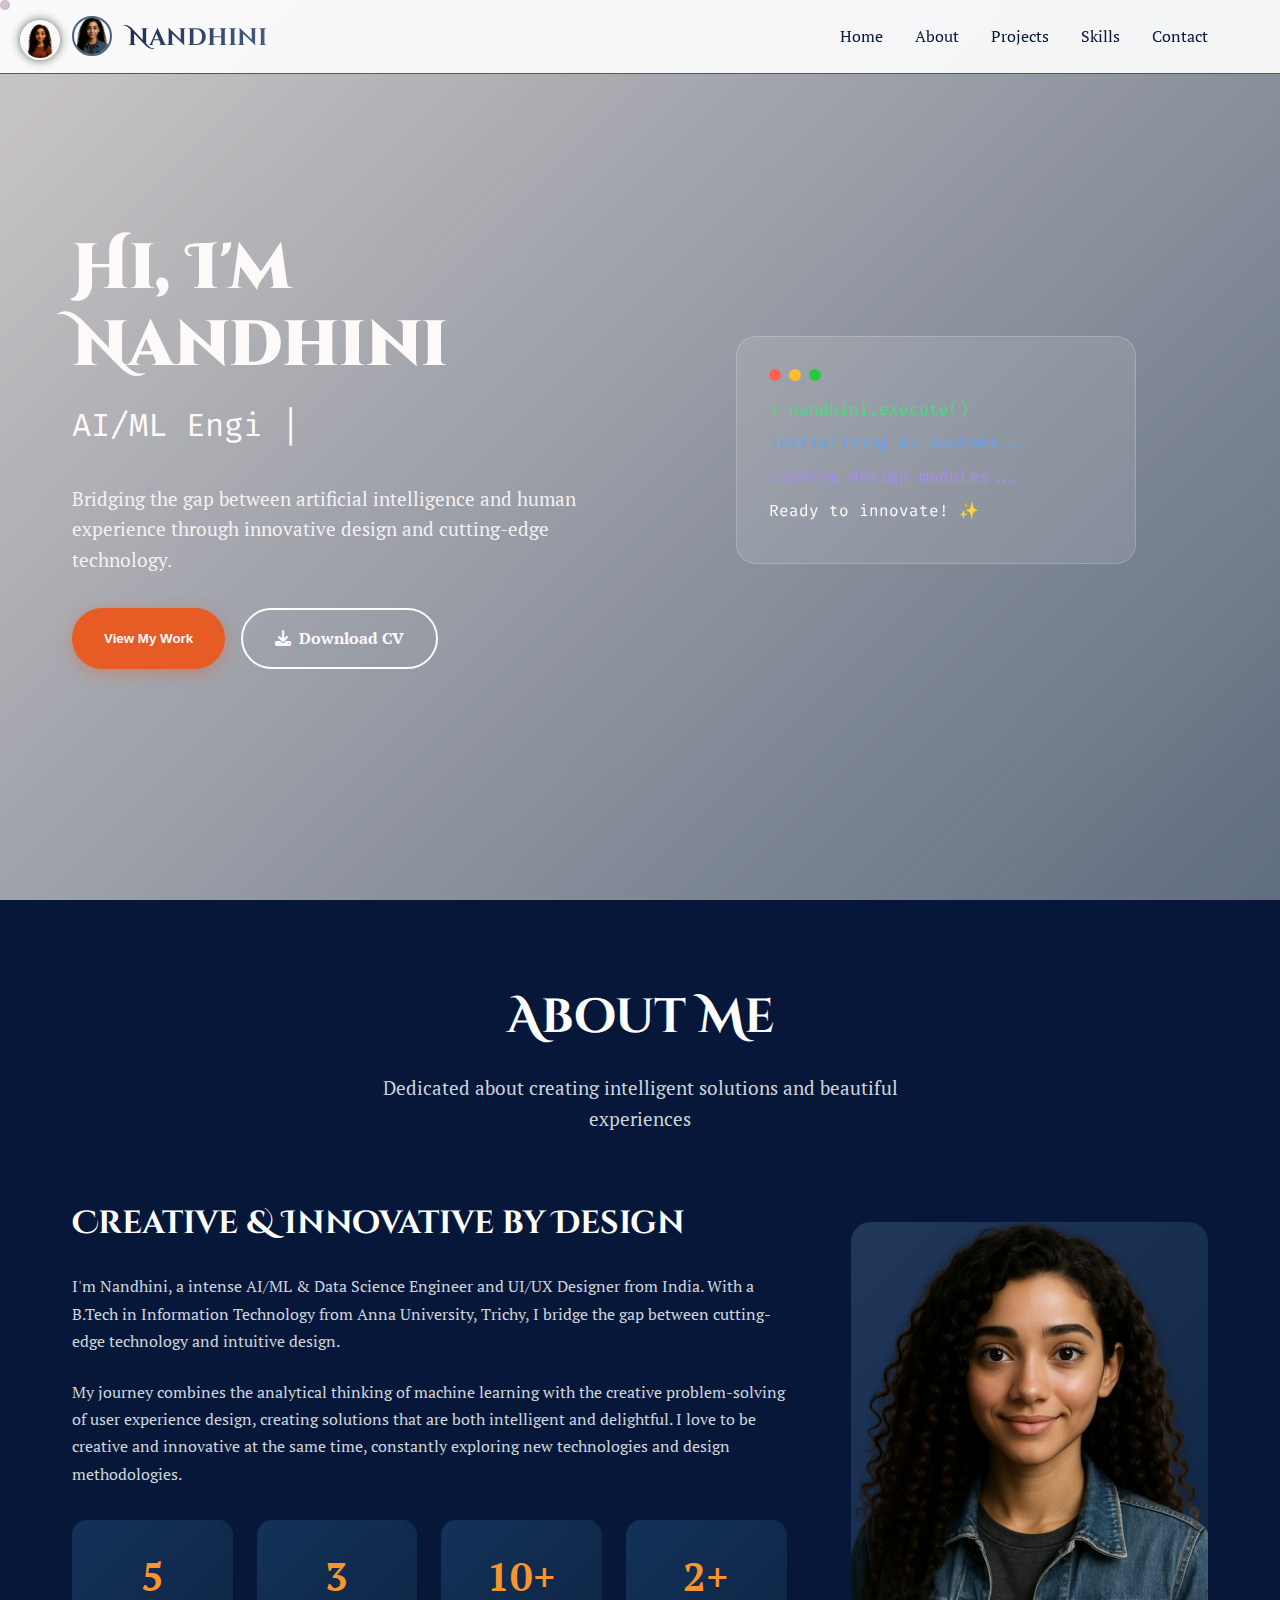
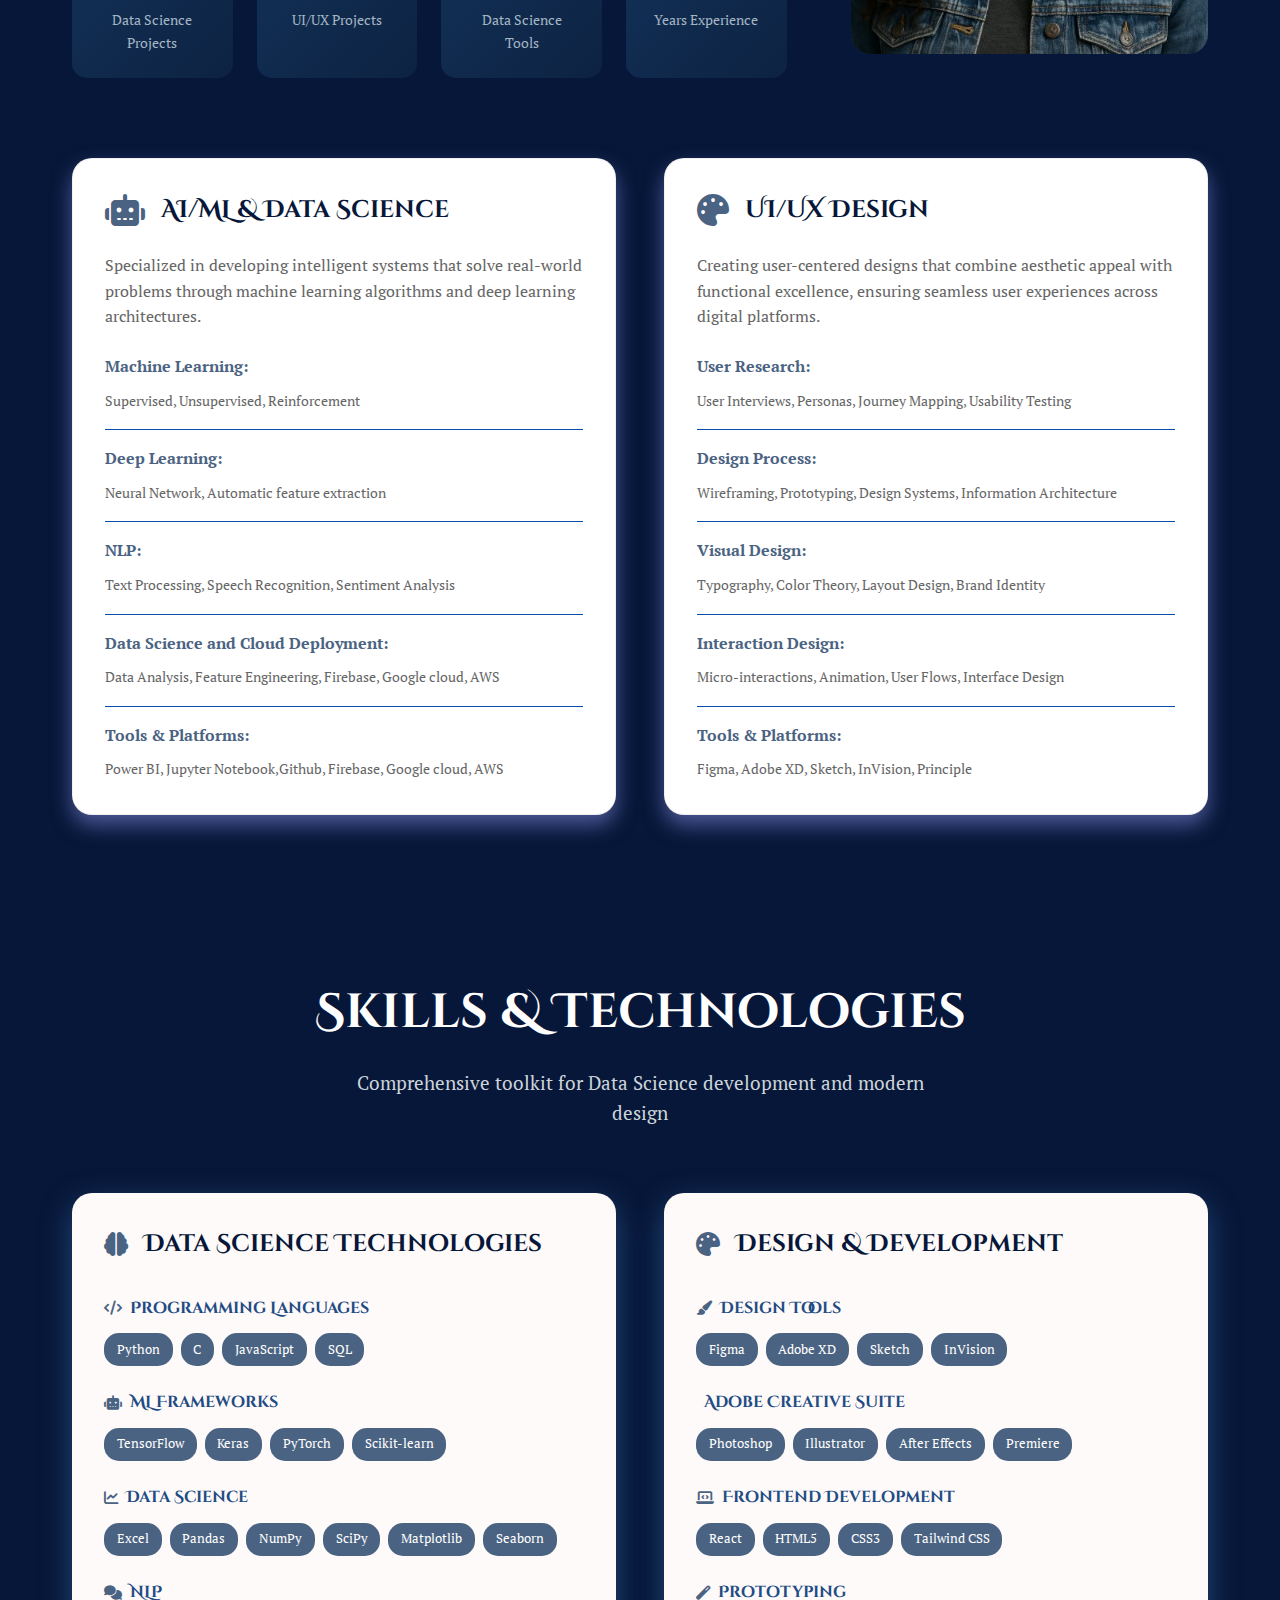
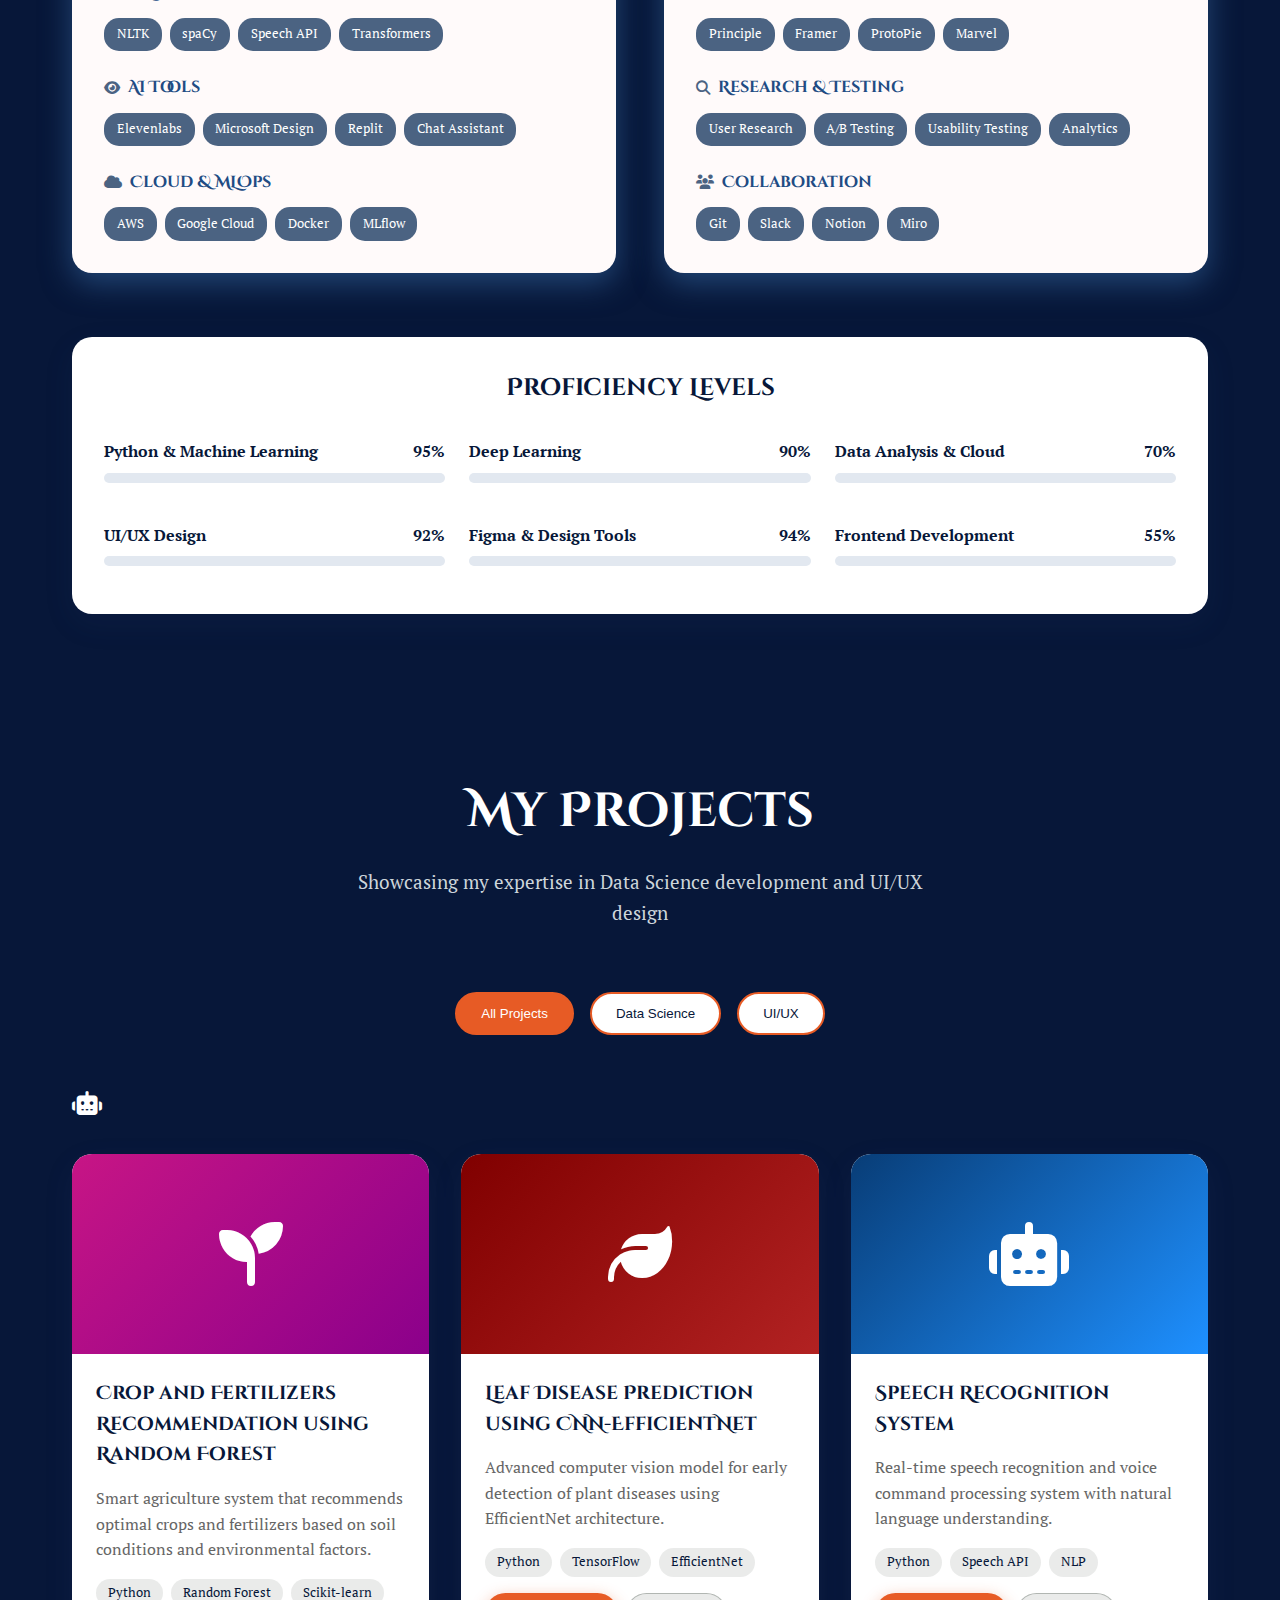
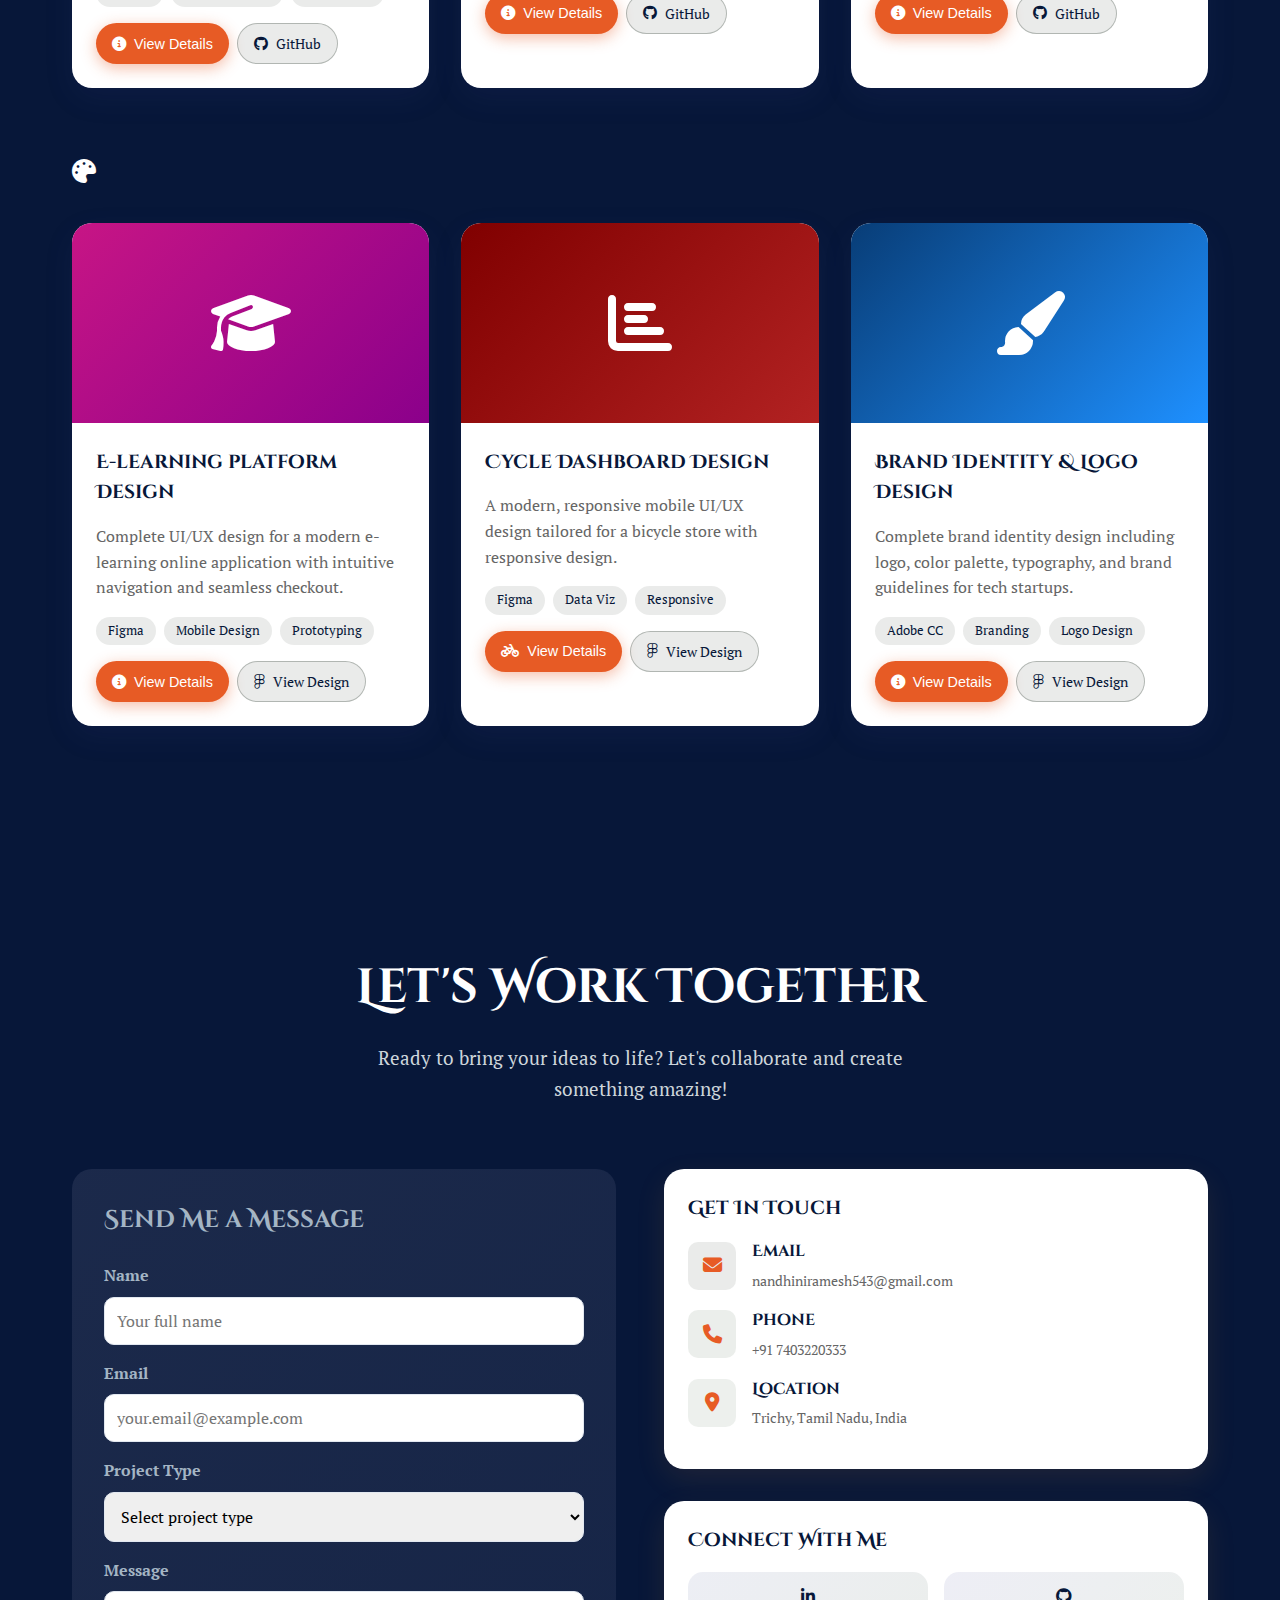
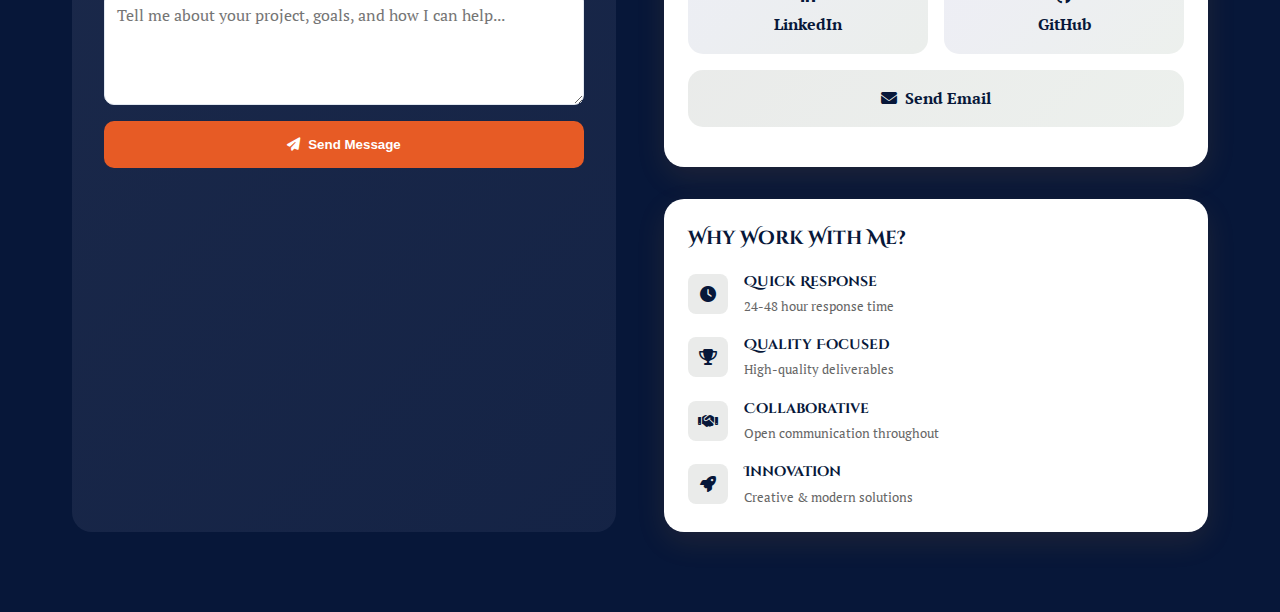
<file: index.html>
<!DOCTYPE html>
<html lang="en">
<head>
    <meta charset="UTF-8">
    <meta name="viewport" content="width=device-width, initial-scale=1.0">
    <title>Nandhini - AI/ML & Data Science Engineer & UI/UX Designer | Portfolio</title>
    <meta name="description" content="Nandhini's portfolio showcasing Data Science engineering projects and UI/UX design work. B.Tech graduate from Anna University specializing in creative technology solutions.">
    
    <!-- Enhanced Font Imports -->
    <link href="https://fonts.googleapis.com/css2?family=Poppins:wght@300;400;500;600;700;800;900&family=Source+Sans+Pro:wght@300;400;500;600;700&family=Fira+Code:wght@300;400;500;600;700&display=swap" rel="stylesheet">
    <link href="https://cdnjs.cloudflare.com/ajax/libs/font-awesome/6.4.0/css/all.min.css" rel="stylesheet">
    
    <!-- CSS -->
    <link rel="stylesheet" href="Newst.css">
</head>
<body>
    <!-- Cursor Follower -->
    <div id="cursor-follower" class="cursor-follower"></div>
    
    <!-- AI Assistant -->
    <div id="face-cursor" class="face-cursor">
    <img src="profile1.png" alt="Nandhini" class="face-image">
</div

    <!-- Navigation -->
    <nav class="navbar">
        <div class="nav-container">
            <div class="nav-brand">
                <img src="about.png" alt="Profile Picture" class="profile-ig">
                Nandhini
            </div>
            <div class="nav-menu">
                <a href="#home" class="nav-link">Home</a>
                <a href="#about" class="nav-link">About</a>
                <a href="#projects" class="nav-link">Projects</a>
                <a href="#skills" class="nav-link">Skills</a>
                <a href="#contact" class="nav-link">Contact</a>
            </div>
            <div class="mobile-menu-toggle">
                <i class="fas fa-bars"></i>
            </div>
        </div>
    </nav>

    <!-- Hero Section -->
    <section id="home" class="hero-section">
        <div class="hero-content">
            <div class="hero-text">
                <div class="hero-profile">
                    <h1 class="hero-title">Hi, I'm <span class="highlight">Nandhini</span></h1>
                </div>
                <div class="hero-subtitle">
                    <span id="typing-text"></span>
                    <span class="cursor">|</span>
                </div>
                <p class="hero-description">
                    Bridging the gap between artificial intelligence and human experience through innovative design and cutting-edge technology.
                </p>
                <div class="hero-buttons">
                    <button class="btn-primary" onclick="scrollToSection('projects')">View My Work</button>
                    <a href="NANDHINI CV.pdf" download="NANDHINI CV.pdf" class="btn-secondary">
                        <i class="fas fa-download"></i>
                        Download CV
                    </a>
                </div>
            </div>
            <div class="hero-visual">
                <div class="code-window">
                    <div class="window-controls">
                        <div class="control red"></div>
                        <div class="control yellow"></div>
                        <div class="control green"></div>
                    </div>
                    <div class="code-content">
                        <div class="code-line">&gt; nandhini.execute()</div>
                        <div class="code-line">Initializing AI systems...</div>
                        <div class="code-line">Loading design modules...</div>
                        <div class="code-line">Ready to innovate! ✨</div>
                    </div>
                </div>
            </div>
        </div>
    </section>

    <!-- About Section -->
    <section id="about" class="about-section">
        <div class="container">
            <div class="section-header">
                <h2>About Me</h2>
                <p>Dedicated about creating intelligent solutions and beautiful experiences</p>
            </div>
            
            <!-- Overview -->
            <div class="about-overview">
                <div class="overview-content">
                    <h3>Creative & Innovative by Design</h3>
                    <p>I'm Nandhini, a intense AI/ML & Data Science Engineer and UI/UX Designer from India. With a B.Tech in Information Technology from Anna University, Trichy, I bridge the gap between cutting-edge technology and intuitive design.</p>
                    <p>My journey combines the analytical thinking of machine learning with the creative problem-solving of user experience design, creating solutions that are both intelligent and delightful. I love to be creative and innovative at the same time, constantly exploring new technologies and design methodologies.</p>
                    <div class="stats">
                        <div class="stat-item">
                            <div class="stat-number">5</div>
                            <div class="stat-label">Data Science Projects</div>
                        </div>
                        <div class="stat-item">
                            <div class="stat-number">3</div>
                            <div class="stat-label">UI/UX Projects</div>
                        </div>
                        <div class="stat-item">
                            <div class="stat-number">10+</div>
                            <div class="stat-label">Data Science Tools</div>
                        </div>
                        <div class="stat-item">
                            <div class="stat-number">2+</div>
                            <div class="stat-label">Years Experience</div>
                        </div>
                    </div>
                </div>
                <div class="about-image">
                    <div class="profile-placeholder">
                        <img src="about.png" alt="Nandhini - AI/ML & Data Science Engineer & UI/UX Designer">
                    </div>
                </div>
            </div>

            <!-- Expertise Sections -->
            <div class="expertise-sections">
                <!-- Data Science Expertise -->
                <div class="expertise-card">
                    <div class="expertise-header">
                        <i class="fas fa-robot"></i>
                        <h3>AI/ML & Data Science</h3>
                    </div>
                    <div class="expertise-content">
                        <p>Specialized in developing intelligent systems that solve real-world problems through machine learning algorithms and deep learning architectures.</p>
                        <div class="expertise-details">
                            <div class="detail-item">
                                <strong>Machine Learning:</strong>
                                <span>Supervised, Unsupervised, Reinforcement</span>
                            </div>
                            <div class="detail-item">
                                <strong>Deep Learning:</strong>
                                <span>Neural Network, Automatic feature extraction</span>
                            </div>
                            <div class="detail-item">
                                <strong>NLP:</strong>
                                <span>Text Processing, Speech Recognition, Sentiment Analysis</span>
                            </div>
                            <div class="detail-item">
                                <strong>Data Science and Cloud Deployment:</strong>
                                <span>Data Analysis, Feature Engineering, Firebase, Google cloud, AWS</span>
                            </div>
                            <div class="detail-item">
                                <strong>Tools & Platforms:</strong>
                                <span>Power BI, Jupyter Notebook,Github, Firebase, Google cloud, AWS</span>
                            </div>
                        </div>
                    </div>
                </div>

                <!-- UI/UX Expertise -->
                <div class="expertise-card">
                    <div class="expertise-header">
                        <i class="fas fa-palette"></i>
                        <h3>UI/UX Design</h3>
                    </div>
                    <div class="expertise-content">
                        <p>Creating user-centered designs that combine aesthetic appeal with functional excellence, ensuring seamless user experiences across digital platforms.</p>
                        <div class="expertise-details">
                            <div class="detail-item">
                                <strong>User Research:</strong>
                                <span>User Interviews, Personas, Journey Mapping, Usability Testing</span>
                            </div>
                            <div class="detail-item">
                                <strong>Design Process:</strong>
                                <span>Wireframing, Prototyping, Design Systems, Information Architecture</span>
                            </div>
                            <div class="detail-item">
                                <strong>Visual Design:</strong>
                                <span>Typography, Color Theory, Layout Design, Brand Identity</span>
                            </div>
                            <div class="detail-item">
                                <strong>Interaction Design:</strong>
                                <span>Micro-interactions, Animation, User Flows, Interface Design</span>
                            </div>
                            <div class="detail-item">
                                <strong>Tools & Platforms:</strong>
                                <span>Figma, Adobe XD, Sketch, InVision, Principle</span>
                            </div>
                        </div>
                    </div>
                </div>
            </div>
        </div>
    </section>

    <!-- Skills Section -->
    <section id="skills" class="skills-section">
        <div class="container">
            <div class="section-header">
                <h2>Skills & Technologies</h2>
                <p>Comprehensive toolkit for Data Science development and modern design</p>
            </div>

            <div class="skills-grid">
                <!-- Data Science Technologies -->
                <div class="skills-category">
                    <h3><i class="fas fa-brain"></i> Data Science Technologies</h3>
                    <div class="skills-list">
                        <div class="skill-group">
                            <h4><i class="fas fa-code"></i> Programming Languages</h4>
                            <div class="skill-tags">
                                <span class="skill-tag">Python</span>
                                <span class="skill-tag">C</span>
                                <span class="skill-tag">JavaScript</span>
                                <span class="skill-tag">SQL</span>
                            </div>
                        </div>
                        <div class="skill-group">
                            <h4><i class="fas fa-robot"></i> ML Frameworks</h4>
                            <div class="skill-tags">
                                <span class="skill-tag">TensorFlow</span>
                                <span class="skill-tag">Keras</span>
                                <span class="skill-tag">PyTorch</span>
                                <span class="skill-tag">Scikit-learn</span>
                            </div>
                        </div>
                        <div class="skill-group">
                            <h4><i class="fas fa-chart-line"></i> Data Science</h4>
                            <div class="skill-tags">
                                <span class="skill-tag">Excel</span>
                                <span class="skill-tag">Pandas</span>
                                <span class="skill-tag">NumPy</span>
                                <span class="skill-tag">SciPy</span>
                                <span class="skill-tag">Matplotlib</span>
                                <span class="skill-tag">Seaborn</span>
                            </div>
                        </div>
                        <div class="skill-group">
                            <h4><i class="fas fa-comments"></i> NLP</h4>
                            <div class="skill-tags">
                                <span class="skill-tag">NLTK</span>
                                <span class="skill-tag">spaCy</span>
                                <span class="skill-tag">Speech API</span>
                                <span class="skill-tag">Transformers</span>
                            </div>
                        </div>
                        <div class="skill-group">
                            <h4><i class="fas fa-eye"></i> AI Tools</h4>
                            <div class="skill-tags">
                                <span class="skill-tag">Elevenlabs</span>
                                <span class="skill-tag">Microsoft Design</span>
                                <span class="skill-tag">Replit</span>
                                <span class="skill-tag">Chat Assistant</span>
                            </div>
                        </div>
                        <div class="skill-group">
                            <h4><i class="fas fa-cloud"></i> Cloud & MLOps</h4>
                            <div class="skill-tags">
                                <span class="skill-tag">AWS</span>
                                <span class="skill-tag">Google Cloud</span>
                                <span class="skill-tag">Docker</span>
                                <span class="skill-tag">MLflow</span>
                            </div>
                        </div>
                    </div>
                </div>

                <!-- Design & Development Tools -->
                <div class="skills-category">
                    <h3><i class="fas fa-palette"></i> Design & Development</h3>
                    <div class="skills-list">
                        <div class="skill-group">
                            <h4><i class="fas fa-paint-brush"></i> Design Tools</h4>
                            <div class="skill-tags">
                                <span class="skill-tag">Figma</span>
                                <span class="skill-tag">Adobe XD</span>
                                <span class="skill-tag">Sketch</span>
                                <span class="skill-tag">InVision</span>
                            </div>
                        </div>
                        <div class="skill-group">
                            <h4><i class="fab fa-adobe"></i> Adobe Creative Suite</h4>
                            <div class="skill-tags">
                                <span class="skill-tag">Photoshop</span>
                                <span class="skill-tag">Illustrator</span>
                                <span class="skill-tag">After Effects</span>
                                <span class="skill-tag">Premiere</span>
                            </div>
                        </div>
                        <div class="skill-group">
                            <h4><i class="fas fa-laptop-code"></i> Frontend Development</h4>
                            <div class="skill-tags">
                                <span class="skill-tag">React</span>
                                <span class="skill-tag">HTML5</span>
                                <span class="skill-tag">CSS3</span>
                                <span class="skill-tag">Tailwind CSS</span>
                            </div>
                        </div>
                        <div class="skill-group">
                            <h4><i class="fas fa-magic"></i> Prototyping</h4>
                            <div class="skill-tags">
                                <span class="skill-tag">Principle</span>
                                <span class="skill-tag">Framer</span>
                                <span class="skill-tag">ProtoPie</span>
                                <span class="skill-tag">Marvel</span>
                            </div>
                        </div>
                        <div class="skill-group">
                            <h4><i class="fas fa-search"></i> Research & Testing</h4>
                            <div class="skill-tags">
                                <span class="skill-tag">User Research</span>
                                <span class="skill-tag">A/B Testing</span>
                                <span class="skill-tag">Usability Testing</span>
                                <span class="skill-tag">Analytics</span>
                            </div>
                        </div>
                        <div class="skill-group">
                            <h4><i class="fas fa-users"></i> Collaboration</h4>
                            <div class="skill-tags">
                                <span class="skill-tag">Git</span>
                                <span class="skill-tag">Slack</span>
                                <span class="skill-tag">Notion</span>
                                <span class="skill-tag">Miro</span>
                            </div>
                        </div>
                    </div>
                </div>
            </div>

            <!-- Progress Bars for Key Skills -->
            <div class="proficiency-section">
                <h3>Proficiency Levels</h3>
                <div class="proficiency-grid">
                    <div class="proficiency-item">
                        <div class="proficiency-header">
                            <span>Python & Machine Learning</span>
                            <span class="proficiency-percentage">95%</span>
                        </div>
                        <div class="proficiency-bar">
                            <div class="proficiency-fill" data-progress="95"></div>
                        </div>
                    </div>
                    <div class="proficiency-item">
                        <div class="proficiency-header">
                            <span>Deep Learning</span>
                            <span class="proficiency-percentage">90%</span>
                        </div>
                        <div class="proficiency-bar">
                            <div class="proficiency-fill" data-progress="90"></div>
                        </div>
                    </div>
                    <div class="proficiency-item">
                        <div class="proficiency-header">
                            <span>Data Analysis & Cloud</span>
                            <span class="proficiency-percentage">70%</span>
                        </div>
                        <div class="proficiency-bar">
                            <div class="proficiency-fill" data-progress="70"></div>
                        </div>
                    </div>
                    <div class="proficiency-item">
                        <div class="proficiency-header">
                            <span>UI/UX Design</span>
                            <span class="proficiency-percentage">92%</span>
                        </div>
                        <div class="proficiency-bar">
                            <div class="proficiency-fill" data-progress="92"></div>
                        </div>
                    </div>
                    <div class="proficiency-item">
                        <div class="proficiency-header">
                            <span>Figma & Design Tools</span>
                            <span class="proficiency-percentage">94%</span>
                        </div>
                        <div class="proficiency-bar">
                            <div class="proficiency-fill" data-progress="94"></div>
                        </div>
                    </div>
                    <div class="proficiency-item">
                        <div class="proficiency-header">
                            <span>Frontend Development</span>
                            <span class="proficiency-percentage">55%</span>
                        </div>
                        <div class="proficiency-bar">
                            <div class="proficiency-fill" data-progress="55"></div>
                        </div>
                    </div>
                </div>
            </div>
        </div>
    </section>

    <!-- Projects Section -->
    <section id="projects" class="projects-section">
        <div class="container">
            <div class="section-header">
                <h2>My Projects</h2>
                <p>Showcasing my expertise in Data Science development and UI/UX design</p>
            </div>
            
            <div class="project-filters">
                <button class="filter-btn active" data-filter="all">All Projects</button>
                <button class="filter-btn" data-filter="aiml">Data Science</button>
                <button class="filter-btn" data-filter="uiux">UI/UX</button>
            </div>

            <!-- Data Science Projects -->
            <div class="projects-category" id="aiml-projects">
                <h3><i class="fas fa-robot"></i> Data Science Projects</h3>
                <div class="projects-grid">
                    <div class="project-card" data-category="aiml">
                        <div class="project-image green-gradient">
                            <i class="fas fa-seedling"></i>
                        </div>
                        <div class="project-content">
                            <h4>Crop and Fertilizers Recommendation using Random Forest</h4>
                            <p>Smart agriculture system that recommends optimal crops and fertilizers based on soil conditions and environmental factors.</p>
                            <div class="project-tech">
                                <span class="tech-tag">Python</span>
                                <span class="tech-tag">Random Forest</span>
                                <span class="tech-tag">Scikit-learn</span>
                            </div>
                            <div class="project-buttons">
                                <button class="project-btn btn-primary" onclick="openProjectModal('crop-recommendation')">
                                    <i class="fas fa-info-circle"></i>
                                    View Details
                                </button>
                                <a href="https://github.com/NandhuNini/Crop-recommendation" target="_blank" class="project-btn btn-secondary">
                                    <i class="fab fa-github"></i>
                                    GitHub
                                </a>
                            </div>
                        </div>
                    </div>

                    <div class="project-card" data-category="aiml">
                        <div class="project-image blue-gradient">
                            <i class="fas fa-leaf"></i>
                        </div>
                        <div class="project-content">
                            <h4>Leaf Disease Prediction using CNN-EfficientNet</h4>
                            <p>Advanced computer vision model for early detection of plant diseases using EfficientNet architecture.</p>
                            <div class="project-tech">
                                <span class="tech-tag">Python</span>
                                <span class="tech-tag">TensorFlow</span>
                                <span class="tech-tag">EfficientNet</span>
                            </div>
                            <div class="project-buttons">
                                <button class="project-btn btn-primary" onclick="openProjectModal('leaf-disease')">
                                    <i class="fas fa-info-circle"></i>
                                    View Details
                                </button>
                                <a href="https://github.com/NandhuNini/Leaf-Disease-Prediction" target="_blank" class="project-btn btn-secondary">
                                    <i class="fab fa-github"></i>
                                    GitHub
                                </a>
                            </div>
                        </div>
                    </div>

                    <div class="project-card" data-category="aiml">
                        <div class="project-image purple-gradient">
                            <i class="fas fa-robot"></i>
                        </div>
                        <div class="project-content">
                            <h4>Speech Recognition System</h4>
                            <p>Real-time speech recognition and voice command processing system with natural language understanding.</p>
                            <div class="project-tech">
                                <span class="tech-tag">Python</span>
                                <span class="tech-tag">Speech API</span>
                                <span class="tech-tag">NLP</span>
                            </div>
                            <div class="project-buttons">
                                <button class="project-btn btn-primary" onclick="openProjectModal('speech-recognition')">
                                    <i class="fas fa-info-circle"></i>
                                    View Details
                                </button>
                                <a href="https://github.com/NandhuNini/Speech_recognition_system/tree/main" target="_blank" class="project-btn btn-secondary">
                                    <i class="fab fa-github"></i>
                                    GitHub
                                </a>
                            </div>
                        </div>
                    </div>
                </div>
            </div>

            <!-- UI/UX Projects -->
            <div class="projects-category" id="uiux-projects">
                <h3><i class="fas fa-palette"></i> UI/UX Projects</h3>
                <div class="projects-grid">
                    <div class="project-card" data-category="uiux">
                        <div class="project-image pink-gradient">
                            <i class="fa fa-graduation-cap" aria-hidden="true"></i>
                        </div>
                        <div class="project-content">
                            <h4>E-learning platform Design</h4>
                            <p>Complete UI/UX design for a modern e-learning online application with intuitive navigation and seamless checkout.</p>
                            <div class="project-tech">
                                <span class="tech-tag">Figma</span>
                                <span class="tech-tag">Mobile Design</span>
                                <span class="tech-tag">Prototyping</span>
                            </div>
                            <div class="project-buttons">
                                <button class="project-btn btn-primary" onclick="openProjectModal('ecommerce-app')">
                                    <i class="fas fa-info-circle"></i>
                                    View Details
                                </button>
                                <a href="https://www.figma.com/proto/y6PZV079APYbOMTze9mAVy/Codexx?node-id=1-4&p=f&t=VFXgRGHOTeJxayhH-0&scaling=scale-down&content-scaling=fixed&page-id=0%3A1&starting-point-node-id=1%3A4" target="_blank" class="project-btn btn-secondary">
                                    <i class="fab fa-figma"></i>
                                    View Design
                                </a>
                            </div>
                        </div>
                    </div>

                    <div class="project-card" data-category="uiux">
                        <div class="project-image indigo-gradient">
                            <i class="fas fa-chart-bar"></i>
                        </div>
                        <div class="project-content">
                            <h4>Cycle Dashboard Design</h4>
                            <p>A modern, responsive mobile UI/UX design tailored for a bicycle store with responsive design.</p>
                            <div class="project-tech">
                                <span class="tech-tag">Figma</span>
                                <span class="tech-tag">Data Viz</span>
                                <span class="tech-tag">Responsive</span>
                            </div>
                            <div class="project-buttons">
                                <button class="project-btn btn-primary" onclick="openProjectModal('analytics-dashboard')">
                                    <i class="fas fa-bicycle"></i>
                                    View Details
                                </button>
                                <a href="https://www.figma.com/proto/HIpNLOTvVi6m9NKrdmf0wO/Cycle?node-id=17-4&p=f&t=FG5NG6MBID1Q2JKi-0&scaling=min-zoom&content-scaling=fixed&page-id=0%3A1&starting-point-node-id=17%3A4" target="_blank" class="project-btn btn-secondary">
                                    <i class="fab fa-figma"></i>
                                    View Design
                                </a>
                            </div>
                        </div>
                    </div>

                    <div class="project-card" data-category="uiux">
                        <div class="project-image orange-gradient">
                            <i class="fas fa-paint-brush"></i>
                        </div>
                        <div class="project-content">
                            <h4>Brand Identity & Logo Design</h4>
                            <p>Complete brand identity design including logo, color palette, typography, and brand guidelines for tech startups.</p>
                            <div class="project-tech">
                                <span class="tech-tag">Adobe CC</span>
                                <span class="tech-tag">Branding</span>
                                <span class="tech-tag">Logo Design</span>
                            </div>
                            <div class="project-buttons">
                                <button class="project-btn btn-primary" onclick="openProjectModal('brand-identity')">
                                    <i class="fas fa-info-circle"></i>
                                    View Details
                                </button>
                                <a href="https://figma.com/proto/brand-identity" target="_blank" class="project-btn btn-secondary">
                                    <i class="fab fa-figma"></i>
                                    View Design
                                </a>
                            </div>
                        </div>
                    </div>
                </div>
            </div>
        </div>
    </section>

    <!-- Contact Section -->
    <section id="contact" class="contact-section">
        <div class="container">
            <div class="section-header">
                <h2>Let's Work Together</h2>
                <p>Ready to bring your ideas to life? Let's collaborate and create something amazing!</p>
            </div>

            <div class="contact-content">
                <!-- Contact Form -->
                <div class="contact-form-container">
    <h3>Send Me a Message</h3>
    <form id="contactForm" class="contact-form">
        <div class="form-group">
            <label for="name">Name</label>
            <input type="text" id="name" name="name" placeholder="Your full name" required>
        </div>
        <div class="form-group">
            <label for="email">Email</label>
            <input type="email" id="email" name="email" placeholder="your.email@example.com" required>
        </div>
        <div class="form-group">
            <label for="project-type">Project Type</label>
            <select id="project-type" name="project-type" required>
                <option value="" disabled selected>Select project type</option>
                <option value="Data Science Development">Data Science Development</option>
                <option value="UI/UX Design">UI/UX Design</option>
                <option value="Full-Stack Development">Full-Stack Development</option>
                <option value="Data Science & Analytics">Data Science & Analytics</option>
                <option value="Consultation">Consultation</option>
                <option value="Other">Other</option>
            </select>
        </div>
        <div class="form-group">
            <label for="message">Message</label>
            <textarea id="message" name="message" rows="4" placeholder="Tell me about your project, goals, and how I can help..." required></textarea>
        </div>
        <button type="submit" class="submit-btn">
            <i class="fas fa-paper-plane"></i>
            <span class="btn-text">Send Message</span>
            <i class="fas fa-spinner loading-spinner"></i>
        </button>
        <div class="form-status"></div>
    </form>
</div>

<style>
    .loading-spinner {
        display: none;
        animation: spin 1s linear infinite;
    }
    
    @keyframes spin {
        0% { transform: rotate(0deg); }
        100% { transform: rotate(360deg); }
    }
    
    .form-status {
        margin-top: 1rem;
        padding: 0.5rem;
        border-radius: 4px;
        display: none;
    }
    
    .form-status.success {
        display: block;
        background-color: #d4edda;
        color: #155724;
    }
    
    .form-status.error {
        display: block;
        background-color: #f8d7da;
        color: #721c24;
    }
</style>

<script>
document.getElementById('contactForm').addEventListener('submit', async function(event) {
    event.preventDefault();
    const form = event.target;
    const submitBtn = form.querySelector('.submit-btn');
    const btnText = submitBtn.querySelector('.btn-text');
    const spinner = submitBtn.querySelector('.loading-spinner');
    const statusDiv = form.querySelector('.form-status');
    
    // Show loading state
    btnText.textContent = 'Sending...';
    spinner.style.display = 'inline-block';
    submitBtn.disabled = true;
    statusDiv.style.display = 'none';
    
    try {
        // Using Formspree.io service (free tier available)
        const formData = new FormData(form);
        const response = await fetch('https://formspree.io/f/xldndvqk', {
            method: 'POST',
            body: formData,
            headers: {
                'Accept': 'application/json'
            }
        });
        if (response.ok) {
            statusDiv.textContent = 'Message sent successfully! I will get back to you soon.';
            statusDiv.className = 'form-status success';
            form.reset();
        } else {
            const errorData = await response.json();
            throw new Error(errorData.error || 'Failed to send message');
        }
    } catch (error) {
        console.error('Error:', error);
        statusDiv.textContent = 'Oops! Something went wrong. Please try again later.';
        statusDiv.className = 'form-status error';
    } finally {
        // Reset button state
        btnText.textContent = 'Send Message';
        spinner.style.display = 'none';
        submitBtn.disabled = false;
        statusDiv.style.display = 'block';
    }
});
</script>

                <!-- Contact Info & Social Links -->
                <div class="contact-info">
                    <div class="contact-details">
                        <h3>Get In Touch</h3>
                        <div class="contact-item">
                            <div class="contact-icon email-icon">
                                <i class="fas fa-envelope"></i>
                            </div>
                            <div class="contact-text">
                                <h4>Email</h4>
                                <p>nandhiniramesh543@gmail.com</p>
                            </div>
                        </div>
                        <div class="contact-item">
                            <div class="contact-icon phone-icon">
                                <i class="fas fa-phone"></i>
                            </div>
                            <div class="contact-text">
                                <h4>Phone</h4>
                                <p>+91 7403220333</p>
                            </div>
                        </div>
                        <div class="contact-item">
                            <div class="contact-icon location-icon">
                                <i class="fas fa-map-marker-alt"></i>
                            </div>
                            <div class="contact-text">
                                <h4>Location</h4>
                                <p>Trichy, Tamil Nadu, India</p>
                            </div>
                        </div>
                    </div>

                    <!-- Enhanced Social Links -->
                    <div class="social-section">
                        <h3>Connect With Me</h3>
                        <div class="social-links">
                            <a href="https://www.linkedin.com/in/nandhini-ramesh-9a3b53369/" target="_blank" rel="noopener noreferrer" class="social-link linkedin">
                                <i class="fab fa-linkedin-in"></i>
                                <span>LinkedIn</span>
                            </a>
                            <a href="https://github.com/NandhuNini" target="_blank" rel="noopener noreferrer" class="social-link github">
                                <i class="fab fa-github"></i>
                                <span>GitHub</span>
                            </a>
                            <a href="mailto:nandhiniramesh543@gmail.com" class="social-link email">
                                <i class="fas fa-envelope"></i>
                                <span>Send Email</span>
                            </a>
                        </div>
                    </div>

                    <!-- Quick Stats -->
                    <div class="why-work-section">
                        <h3>Why Work With Me?</h3>
                        <div class="why-work-items">
                            <div class="why-work-item">
                                <div class="why-work-icon">
                                    <i class="fas fa-clock"></i>
                                </div>
                                <div class="why-work-text">
                                    <h4>Quick Response</h4>
                                    <p>24-48 hour response time</p>
                                </div>
                            </div>
                            <div class="why-work-item">
                                <div class="why-work-icon">
                                    <i class="fas fa-trophy"></i>
                                </div>
                                <div class="why-work-text">
                                    <h4>Quality Focused</h4>
                                    <p>High-quality deliverables</p>
                                </div>
                            </div>
                            <div class="why-work-item">
                                <div class="why-work-icon">
                                    <i class="fas fa-handshake"></i>
                                </div>
                                <div class="why-work-text">
                                    <h4>Collaborative</h4>
                                    <p>Open communication throughout</p>
                                </div>
                            </div>
                            <div class="why-work-item">
                                <div class="why-work-icon">
                                    <i class="fas fa-rocket"></i>
                                </div>
                                <div class="why-work-text">
                                    <h4>Innovation</h4>
                                    <p>Creative & modern solutions</p>
                                </div>
                            </div>
                        </div>
                    </div>
                </div>
            </div>
        </div>
    </section>

    <!-- Project Modal -->
    <div id="project-modal" class="modal-overlay">
        <div class="modal-content">
            <button class="modal-close" onclick="closeProjectModal()">
                <i class="fas fa-times"></i>
            </button>
            <div id="modal-content-inner">
                <!-- Modal content will be dynamically inserted here -->
            </div>
        </div>
    </div>

    <!-- JavaScript -->
    <script src="Newjs.js"></script>
</body>
</html>
</file>
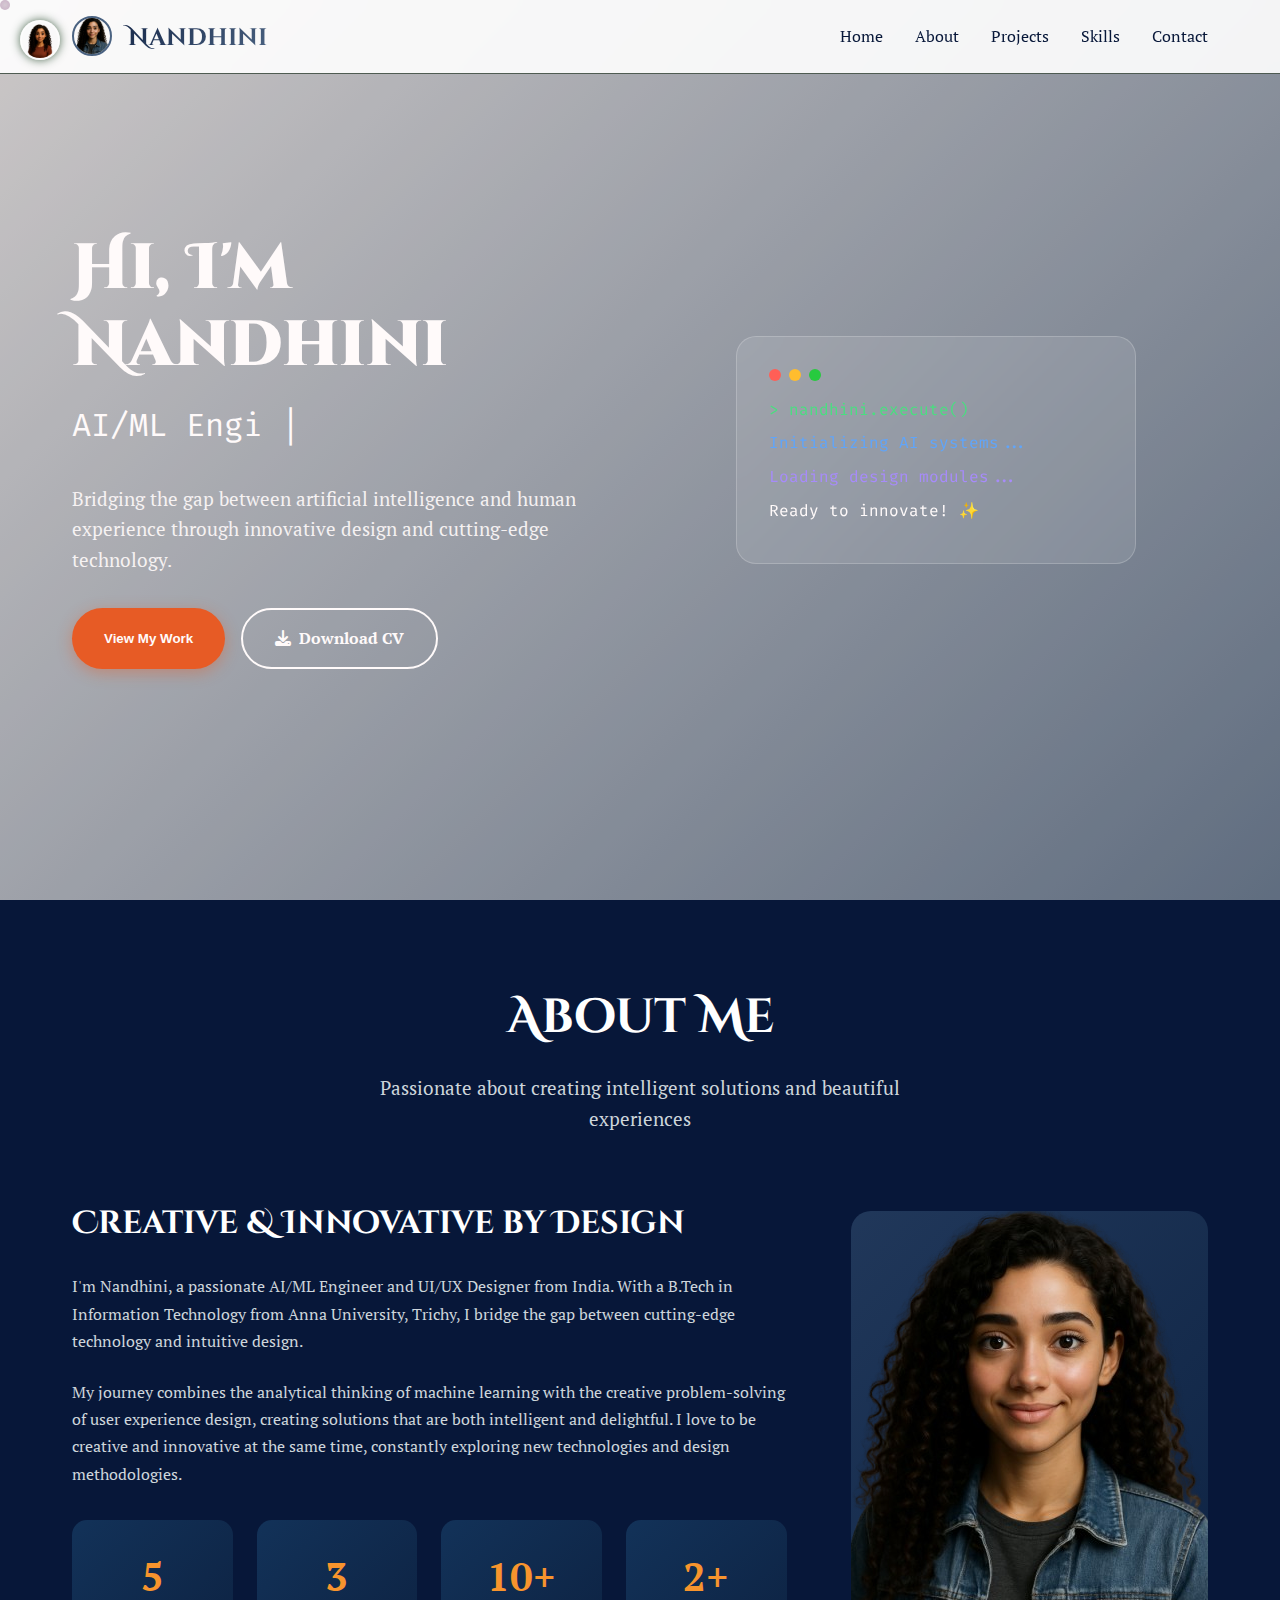
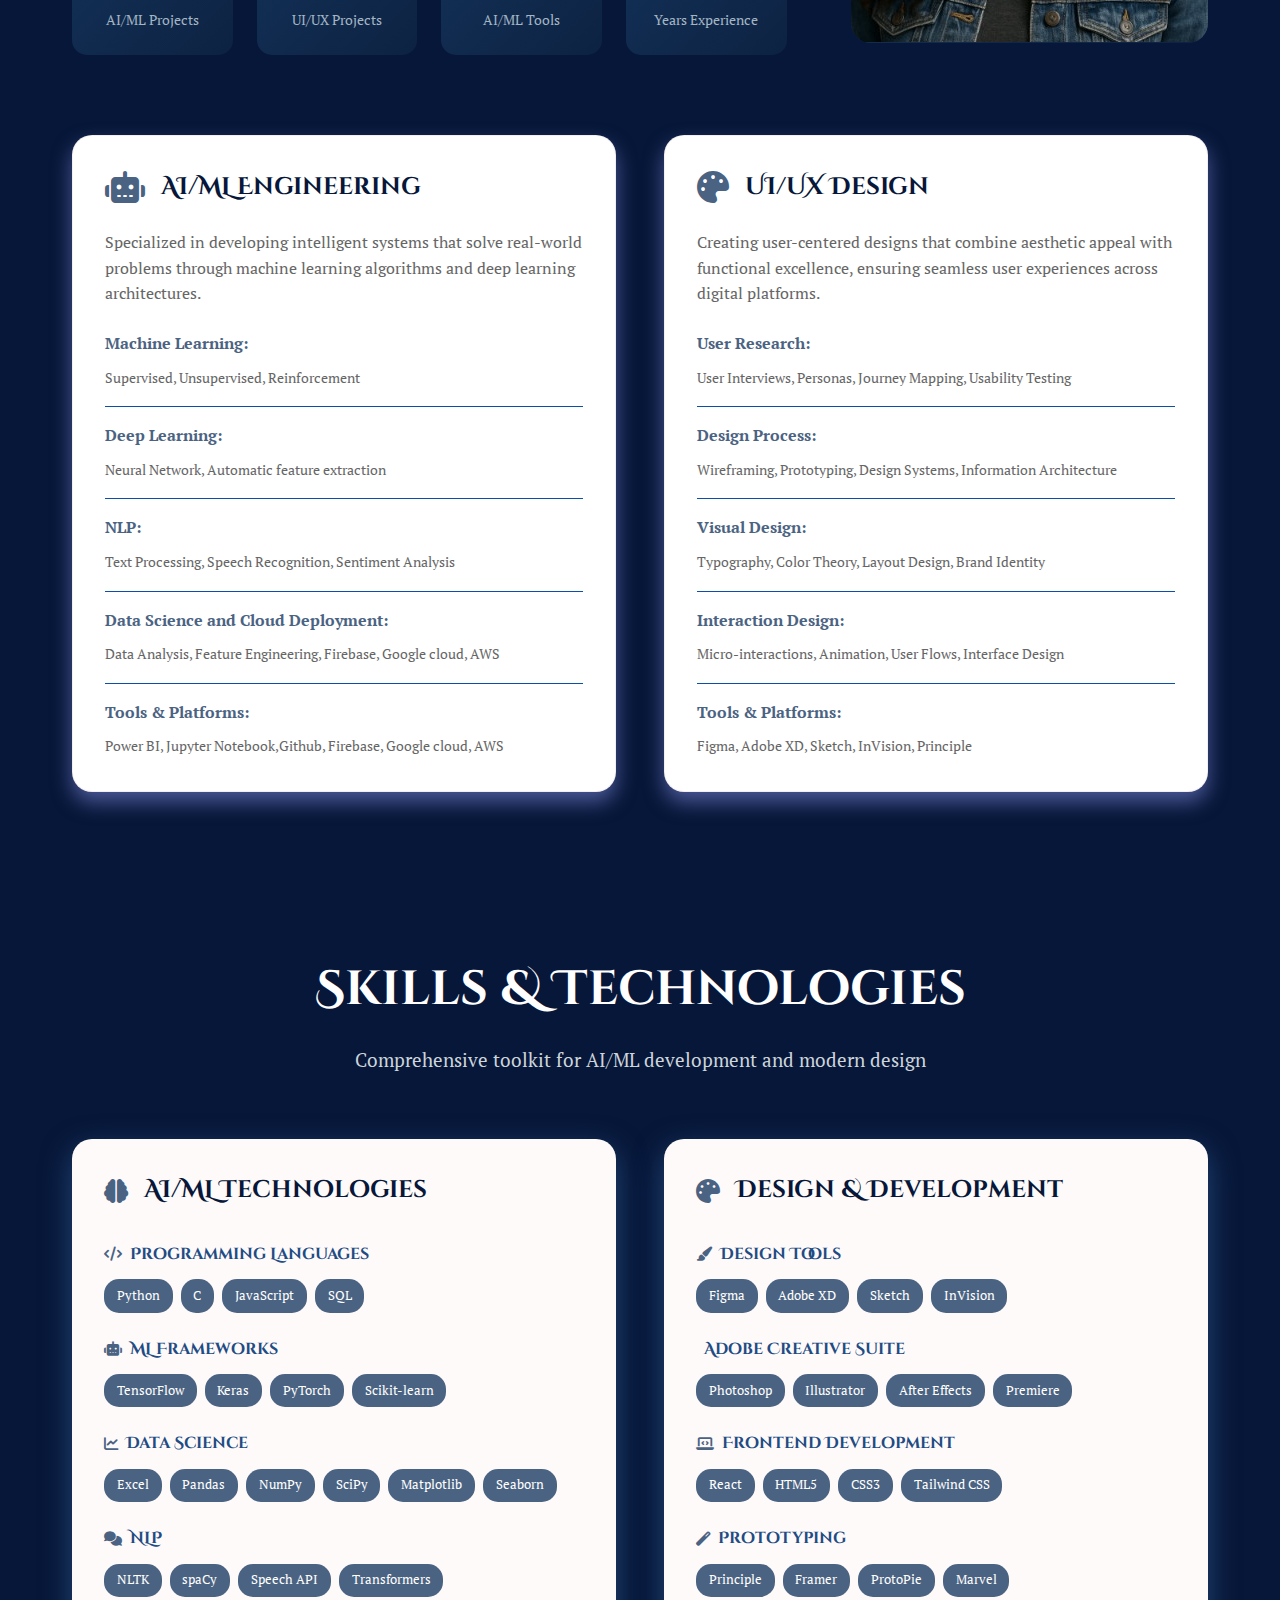
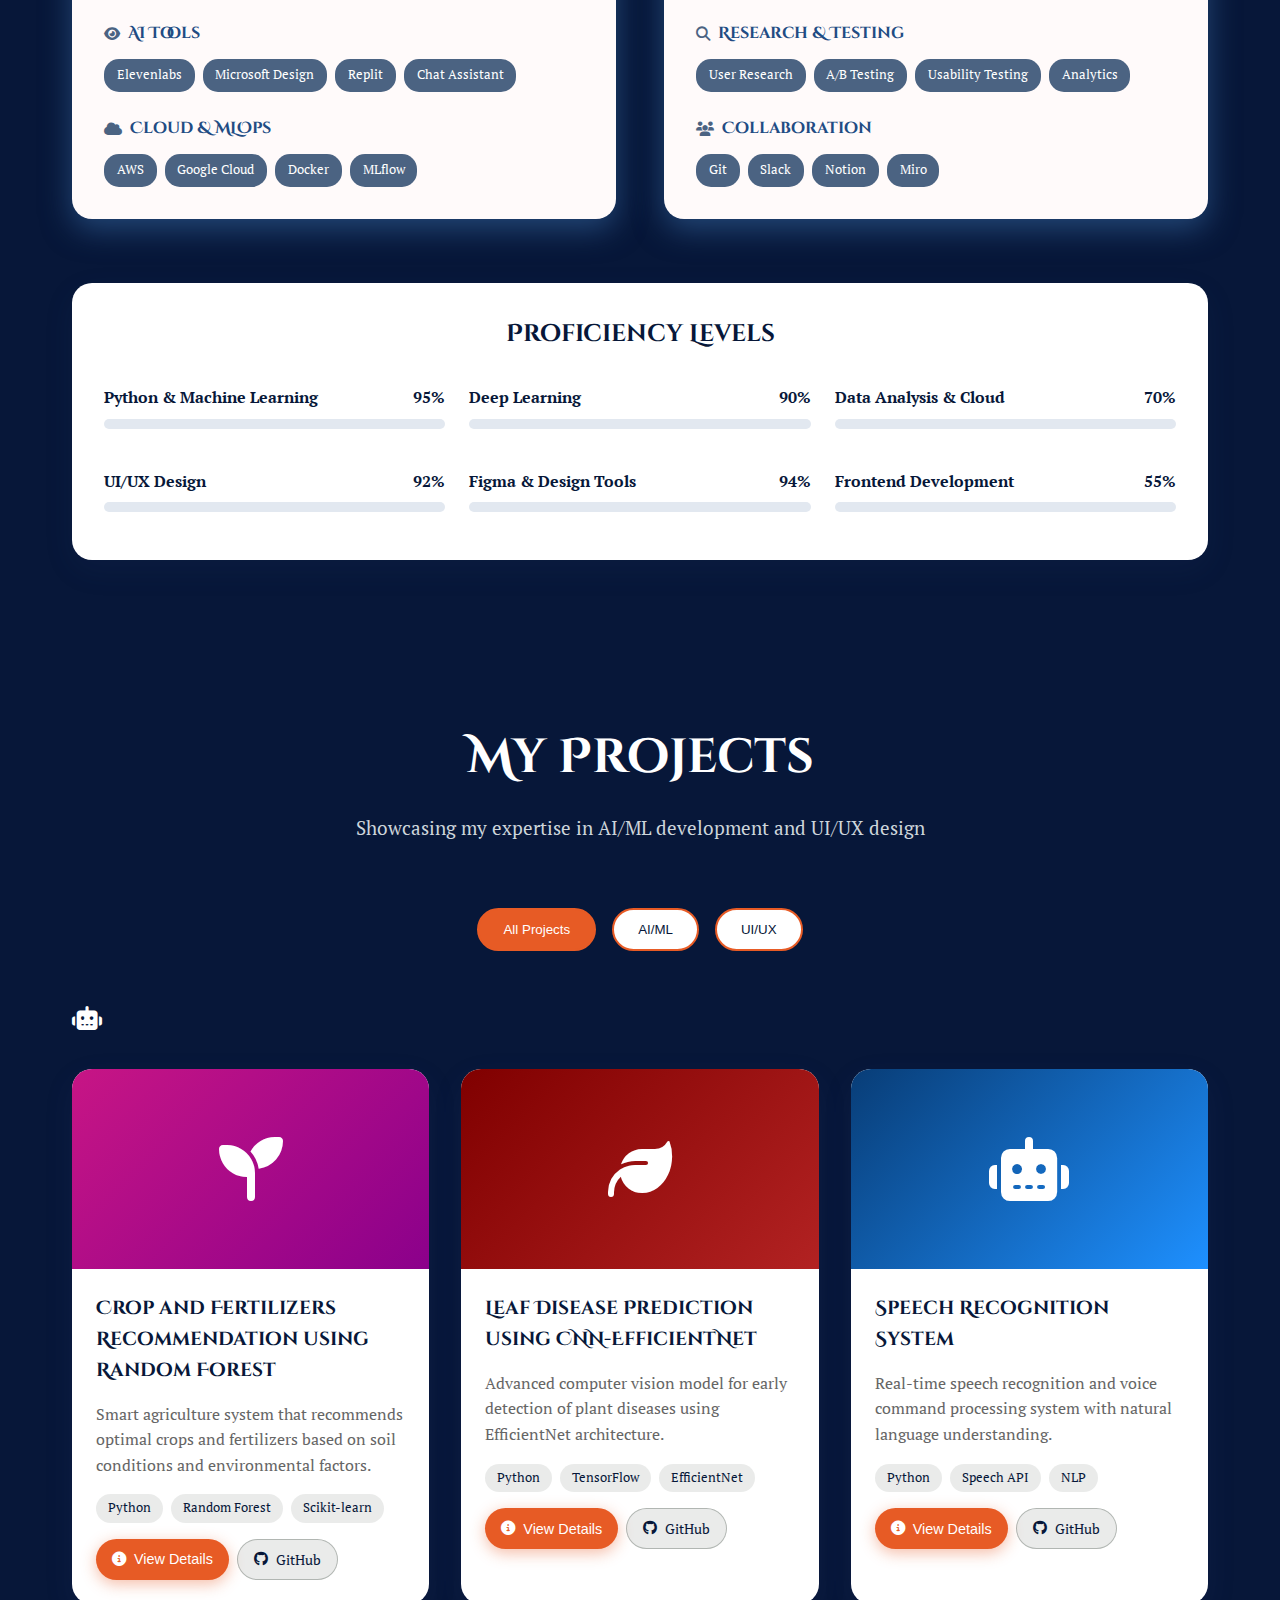
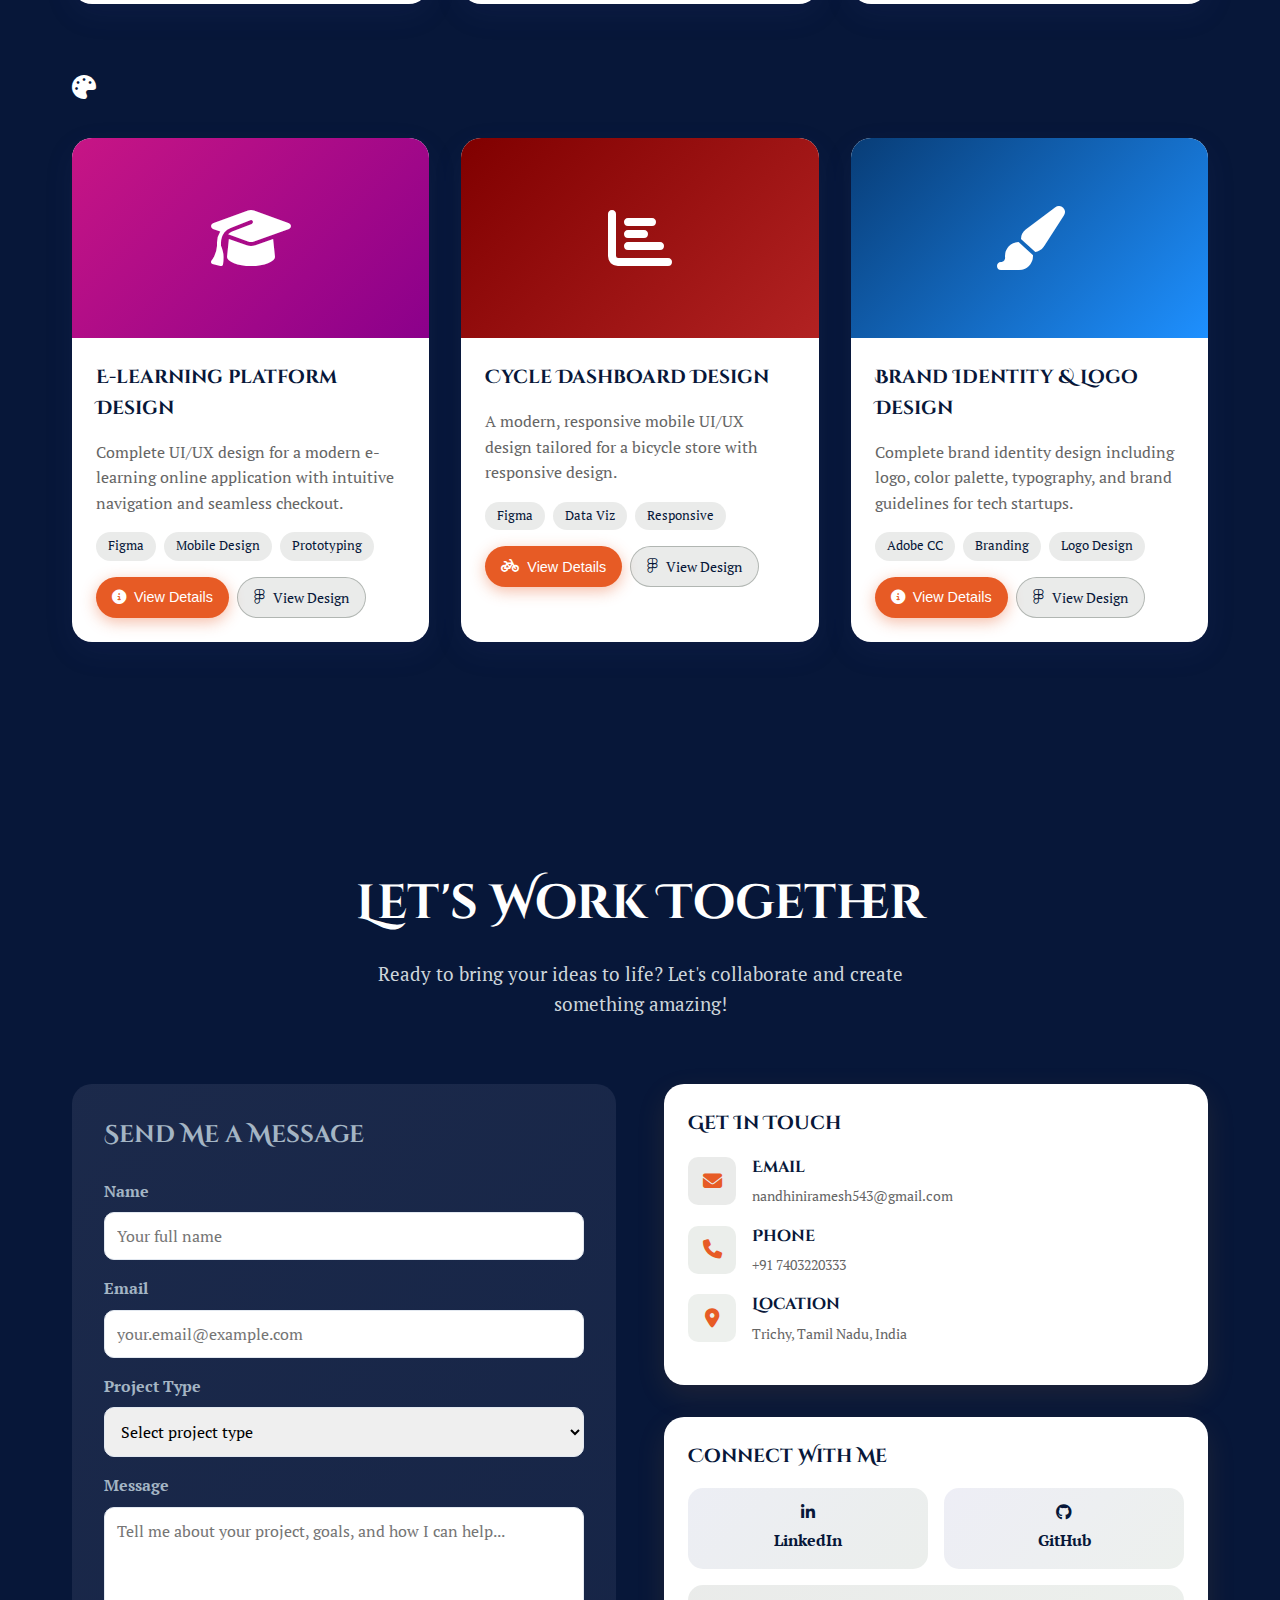
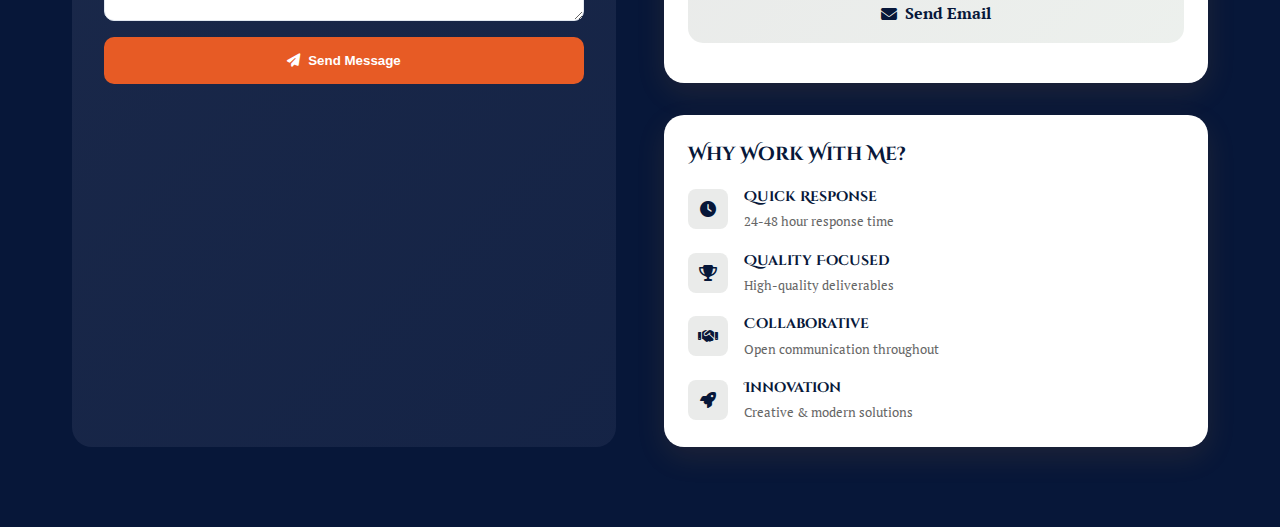
<file: new2.html>
<!DOCTYPE html>
<html lang="en">
<head>
    <meta charset="UTF-8">
    <meta name="viewport" content="width=device-width, initial-scale=1.0">
    <title>Nandhini - AI/ML Engineer & UI/UX Designer | Portfolio</title>
    <meta name="description" content="Nandhini's portfolio showcasing AI/ML engineering projects and UI/UX design work. B.Tech graduate from Anna University specializing in creative technology solutions.">
    
    <!-- Enhanced Font Imports -->
    <link href="https://fonts.googleapis.com/css2?family=Poppins:wght@300;400;500;600;700;800;900&family=Source+Sans+Pro:wght@300;400;500;600;700&family=Fira+Code:wght@300;400;500;600;700&display=swap" rel="stylesheet">
    <link href="https://cdnjs.cloudflare.com/ajax/libs/font-awesome/6.4.0/css/all.min.css" rel="stylesheet">
    
    <!-- CSS -->
    <link rel="stylesheet" href="Newst.css">
</head>
<body>
    <!-- Cursor Follower -->
    <div id="cursor-follower" class="cursor-follower"></div>
    
    <!-- AI Assistant -->
    <div id="face-cursor" class="face-cursor">
    <img src="profile1.png" alt="Nandhini" class="face-image">
</div

    <!-- Navigation -->
    <nav class="navbar">
        <div class="nav-container">
            <div class="nav-brand">
                <img src="about.png" alt="Profile Picture" class="profile-ig">
                Nandhini
            </div>
            <div class="nav-menu">
                <a href="#home" class="nav-link">Home</a>
                <a href="#about" class="nav-link">About</a>
                <a href="#projects" class="nav-link">Projects</a>
                <a href="#skills" class="nav-link">Skills</a>
                <a href="#contact" class="nav-link">Contact</a>
            </div>
            <div class="mobile-menu-toggle">
                <i class="fas fa-bars"></i>
            </div>
        </div>
    </nav>

    <!-- Hero Section -->
    <section id="home" class="hero-section">
        <div class="hero-content">
            <div class="hero-text">
                <div class="hero-profile">
                    <h1 class="hero-title">Hi, I'm <span class="highlight">Nandhini</span></h1>
                </div>
                <div class="hero-subtitle">
                    <span id="typing-text"></span>
                    <span class="cursor">|</span>
                </div>
                <p class="hero-description">
                    Bridging the gap between artificial intelligence and human experience through innovative design and cutting-edge technology.
                </p>
                <div class="hero-buttons">
                    <button class="btn-primary" onclick="scrollToSection('projects')">View My Work</button>
                    <a href="Nandhini_Resume.pdf" download="Nandhini_Resume.pdf" class="btn-secondary">
                        <i class="fas fa-download"></i>
                        Download CV
                    </a>
                </div>
            </div>
            <div class="hero-visual">
                <div class="code-window">
                    <div class="window-controls">
                        <div class="control red"></div>
                        <div class="control yellow"></div>
                        <div class="control green"></div>
                    </div>
                    <div class="code-content">
                        <div class="code-line">&gt; nandhini.execute()</div>
                        <div class="code-line">Initializing AI systems...</div>
                        <div class="code-line">Loading design modules...</div>
                        <div class="code-line">Ready to innovate! ✨</div>
                    </div>
                </div>
            </div>
        </div>
    </section>

    <!-- About Section -->
    <section id="about" class="about-section">
        <div class="container">
            <div class="section-header">
                <h2>About Me</h2>
                <p>Passionate about creating intelligent solutions and beautiful experiences</p>
            </div>
            
            <!-- Overview -->
            <div class="about-overview">
                <div class="overview-content">
                    <h3>Creative & Innovative by Design</h3>
                    <p>I'm Nandhini, a passionate AI/ML Engineer and UI/UX Designer from India. With a B.Tech in Information Technology from Anna University, Trichy, I bridge the gap between cutting-edge technology and intuitive design.</p>
                    <p>My journey combines the analytical thinking of machine learning with the creative problem-solving of user experience design, creating solutions that are both intelligent and delightful. I love to be creative and innovative at the same time, constantly exploring new technologies and design methodologies.</p>
                    <div class="stats">
                        <div class="stat-item">
                            <div class="stat-number">5</div>
                            <div class="stat-label">AI/ML Projects</div>
                        </div>
                        <div class="stat-item">
                            <div class="stat-number">3</div>
                            <div class="stat-label">UI/UX Projects</div>
                        </div>
                        <div class="stat-item">
                            <div class="stat-number">10+</div>
                            <div class="stat-label">AI/ML Tools</div>
                        </div>
                        <div class="stat-item">
                            <div class="stat-number">2+</div>
                            <div class="stat-label">Years Experience</div>
                        </div>
                    </div>
                </div>
                <div class="about-image">
                    <div class="profile-placeholder">
                        <img src="about.png" alt="Nandhini - AI/ML Engineer & UI/UX Designer">
                    </div>
                </div>
            </div>

            <!-- Expertise Sections -->
            <div class="expertise-sections">
                <!-- AI/ML Expertise -->
                <div class="expertise-card">
                    <div class="expertise-header">
                        <i class="fas fa-robot"></i>
                        <h3>AI/ML Engineering</h3>
                    </div>
                    <div class="expertise-content">
                        <p>Specialized in developing intelligent systems that solve real-world problems through machine learning algorithms and deep learning architectures.</p>
                        <div class="expertise-details">
                            <div class="detail-item">
                                <strong>Machine Learning:</strong>
                                <span>Supervised, Unsupervised, Reinforcement</span>
                            </div>
                            <div class="detail-item">
                                <strong>Deep Learning:</strong>
                                <span>Neural Network, Automatic feature extraction</span>
                            </div>
                            <div class="detail-item">
                                <strong>NLP:</strong>
                                <span>Text Processing, Speech Recognition, Sentiment Analysis</span>
                            </div>
                            <div class="detail-item">
                                <strong>Data Science and Cloud Deployment:</strong>
                                <span>Data Analysis, Feature Engineering, Firebase, Google cloud, AWS</span>
                            </div>
                            <div class="detail-item">
                                <strong>Tools & Platforms:</strong>
                                <span>Power BI, Jupyter Notebook,Github, Firebase, Google cloud, AWS</span>
                            </div>
                        </div>
                    </div>
                </div>

                <!-- UI/UX Expertise -->
                <div class="expertise-card">
                    <div class="expertise-header">
                        <i class="fas fa-palette"></i>
                        <h3>UI/UX Design</h3>
                    </div>
                    <div class="expertise-content">
                        <p>Creating user-centered designs that combine aesthetic appeal with functional excellence, ensuring seamless user experiences across digital platforms.</p>
                        <div class="expertise-details">
                            <div class="detail-item">
                                <strong>User Research:</strong>
                                <span>User Interviews, Personas, Journey Mapping, Usability Testing</span>
                            </div>
                            <div class="detail-item">
                                <strong>Design Process:</strong>
                                <span>Wireframing, Prototyping, Design Systems, Information Architecture</span>
                            </div>
                            <div class="detail-item">
                                <strong>Visual Design:</strong>
                                <span>Typography, Color Theory, Layout Design, Brand Identity</span>
                            </div>
                            <div class="detail-item">
                                <strong>Interaction Design:</strong>
                                <span>Micro-interactions, Animation, User Flows, Interface Design</span>
                            </div>
                            <div class="detail-item">
                                <strong>Tools & Platforms:</strong>
                                <span>Figma, Adobe XD, Sketch, InVision, Principle</span>
                            </div>
                        </div>
                    </div>
                </div>
            </div>
        </div>
    </section>

    <!-- Skills Section -->
    <section id="skills" class="skills-section">
        <div class="container">
            <div class="section-header">
                <h2>Skills & Technologies</h2>
                <p>Comprehensive toolkit for AI/ML development and modern design</p>
            </div>

            <div class="skills-grid">
                <!-- AI/ML Technologies -->
                <div class="skills-category">
                    <h3><i class="fas fa-brain"></i> AI/ML Technologies</h3>
                    <div class="skills-list">
                        <div class="skill-group">
                            <h4><i class="fas fa-code"></i> Programming Languages</h4>
                            <div class="skill-tags">
                                <span class="skill-tag">Python</span>
                                <span class="skill-tag">C</span>
                                <span class="skill-tag">JavaScript</span>
                                <span class="skill-tag">SQL</span>
                            </div>
                        </div>
                        <div class="skill-group">
                            <h4><i class="fas fa-robot"></i> ML Frameworks</h4>
                            <div class="skill-tags">
                                <span class="skill-tag">TensorFlow</span>
                                <span class="skill-tag">Keras</span>
                                <span class="skill-tag">PyTorch</span>
                                <span class="skill-tag">Scikit-learn</span>
                            </div>
                        </div>
                        <div class="skill-group">
                            <h4><i class="fas fa-chart-line"></i> Data Science</h4>
                            <div class="skill-tags">
                                <span class="skill-tag">Excel</span>
                                <span class="skill-tag">Pandas</span>
                                <span class="skill-tag">NumPy</span>
                                <span class="skill-tag">SciPy</span>
                                <span class="skill-tag">Matplotlib</span>
                                <span class="skill-tag">Seaborn</span>
                            </div>
                        </div>
                        <div class="skill-group">
                            <h4><i class="fas fa-comments"></i> NLP</h4>
                            <div class="skill-tags">
                                <span class="skill-tag">NLTK</span>
                                <span class="skill-tag">spaCy</span>
                                <span class="skill-tag">Speech API</span>
                                <span class="skill-tag">Transformers</span>
                            </div>
                        </div>
                        <div class="skill-group">
                            <h4><i class="fas fa-eye"></i> AI Tools</h4>
                            <div class="skill-tags">
                                <span class="skill-tag">Elevenlabs</span>
                                <span class="skill-tag">Microsoft Design</span>
                                <span class="skill-tag">Replit</span>
                                <span class="skill-tag">Chat Assistant</span>
                            </div>
                        </div>
                        <div class="skill-group">
                            <h4><i class="fas fa-cloud"></i> Cloud & MLOps</h4>
                            <div class="skill-tags">
                                <span class="skill-tag">AWS</span>
                                <span class="skill-tag">Google Cloud</span>
                                <span class="skill-tag">Docker</span>
                                <span class="skill-tag">MLflow</span>
                            </div>
                        </div>
                    </div>
                </div>

                <!-- Design & Development Tools -->
                <div class="skills-category">
                    <h3><i class="fas fa-palette"></i> Design & Development</h3>
                    <div class="skills-list">
                        <div class="skill-group">
                            <h4><i class="fas fa-paint-brush"></i> Design Tools</h4>
                            <div class="skill-tags">
                                <span class="skill-tag">Figma</span>
                                <span class="skill-tag">Adobe XD</span>
                                <span class="skill-tag">Sketch</span>
                                <span class="skill-tag">InVision</span>
                            </div>
                        </div>
                        <div class="skill-group">
                            <h4><i class="fab fa-adobe"></i> Adobe Creative Suite</h4>
                            <div class="skill-tags">
                                <span class="skill-tag">Photoshop</span>
                                <span class="skill-tag">Illustrator</span>
                                <span class="skill-tag">After Effects</span>
                                <span class="skill-tag">Premiere</span>
                            </div>
                        </div>
                        <div class="skill-group">
                            <h4><i class="fas fa-laptop-code"></i> Frontend Development</h4>
                            <div class="skill-tags">
                                <span class="skill-tag">React</span>
                                <span class="skill-tag">HTML5</span>
                                <span class="skill-tag">CSS3</span>
                                <span class="skill-tag">Tailwind CSS</span>
                            </div>
                        </div>
                        <div class="skill-group">
                            <h4><i class="fas fa-magic"></i> Prototyping</h4>
                            <div class="skill-tags">
                                <span class="skill-tag">Principle</span>
                                <span class="skill-tag">Framer</span>
                                <span class="skill-tag">ProtoPie</span>
                                <span class="skill-tag">Marvel</span>
                            </div>
                        </div>
                        <div class="skill-group">
                            <h4><i class="fas fa-search"></i> Research & Testing</h4>
                            <div class="skill-tags">
                                <span class="skill-tag">User Research</span>
                                <span class="skill-tag">A/B Testing</span>
                                <span class="skill-tag">Usability Testing</span>
                                <span class="skill-tag">Analytics</span>
                            </div>
                        </div>
                        <div class="skill-group">
                            <h4><i class="fas fa-users"></i> Collaboration</h4>
                            <div class="skill-tags">
                                <span class="skill-tag">Git</span>
                                <span class="skill-tag">Slack</span>
                                <span class="skill-tag">Notion</span>
                                <span class="skill-tag">Miro</span>
                            </div>
                        </div>
                    </div>
                </div>
            </div>

            <!-- Progress Bars for Key Skills -->
            <div class="proficiency-section">
                <h3>Proficiency Levels</h3>
                <div class="proficiency-grid">
                    <div class="proficiency-item">
                        <div class="proficiency-header">
                            <span>Python & Machine Learning</span>
                            <span class="proficiency-percentage">95%</span>
                        </div>
                        <div class="proficiency-bar">
                            <div class="proficiency-fill" data-progress="95"></div>
                        </div>
                    </div>
                    <div class="proficiency-item">
                        <div class="proficiency-header">
                            <span>Deep Learning</span>
                            <span class="proficiency-percentage">90%</span>
                        </div>
                        <div class="proficiency-bar">
                            <div class="proficiency-fill" data-progress="90"></div>
                        </div>
                    </div>
                    <div class="proficiency-item">
                        <div class="proficiency-header">
                            <span>Data Analysis & Cloud</span>
                            <span class="proficiency-percentage">70%</span>
                        </div>
                        <div class="proficiency-bar">
                            <div class="proficiency-fill" data-progress="70"></div>
                        </div>
                    </div>
                    <div class="proficiency-item">
                        <div class="proficiency-header">
                            <span>UI/UX Design</span>
                            <span class="proficiency-percentage">92%</span>
                        </div>
                        <div class="proficiency-bar">
                            <div class="proficiency-fill" data-progress="92"></div>
                        </div>
                    </div>
                    <div class="proficiency-item">
                        <div class="proficiency-header">
                            <span>Figma & Design Tools</span>
                            <span class="proficiency-percentage">94%</span>
                        </div>
                        <div class="proficiency-bar">
                            <div class="proficiency-fill" data-progress="94"></div>
                        </div>
                    </div>
                    <div class="proficiency-item">
                        <div class="proficiency-header">
                            <span>Frontend Development</span>
                            <span class="proficiency-percentage">55%</span>
                        </div>
                        <div class="proficiency-bar">
                            <div class="proficiency-fill" data-progress="55"></div>
                        </div>
                    </div>
                </div>
            </div>
        </div>
    </section>

    <!-- Projects Section -->
    <section id="projects" class="projects-section">
        <div class="container">
            <div class="section-header">
                <h2>My Projects</h2>
                <p>Showcasing my expertise in AI/ML development and UI/UX design</p>
            </div>
            
            <div class="project-filters">
                <button class="filter-btn active" data-filter="all">All Projects</button>
                <button class="filter-btn" data-filter="aiml">AI/ML</button>
                <button class="filter-btn" data-filter="uiux">UI/UX</button>
            </div>

            <!-- AI/ML Projects -->
            <div class="projects-category" id="aiml-projects">
                <h3><i class="fas fa-robot"></i> AI/ML Projects</h3>
                <div class="projects-grid">
                    <div class="project-card" data-category="aiml">
                        <div class="project-image green-gradient">
                            <i class="fas fa-seedling"></i>
                        </div>
                        <div class="project-content">
                            <h4>Crop and Fertilizers Recommendation using Random Forest</h4>
                            <p>Smart agriculture system that recommends optimal crops and fertilizers based on soil conditions and environmental factors.</p>
                            <div class="project-tech">
                                <span class="tech-tag">Python</span>
                                <span class="tech-tag">Random Forest</span>
                                <span class="tech-tag">Scikit-learn</span>
                            </div>
                            <div class="project-buttons">
                                <button class="project-btn btn-primary" onclick="openProjectModal('crop-recommendation')">
                                    <i class="fas fa-info-circle"></i>
                                    View Details
                                </button>
                                <a href="https://github.com/NandhuNini/Crop-recommendation" target="_blank" class="project-btn btn-secondary">
                                    <i class="fab fa-github"></i>
                                    GitHub
                                </a>
                            </div>
                        </div>
                    </div>

                    <div class="project-card" data-category="aiml">
                        <div class="project-image blue-gradient">
                            <i class="fas fa-leaf"></i>
                        </div>
                        <div class="project-content">
                            <h4>Leaf Disease Prediction using CNN-EfficientNet</h4>
                            <p>Advanced computer vision model for early detection of plant diseases using EfficientNet architecture.</p>
                            <div class="project-tech">
                                <span class="tech-tag">Python</span>
                                <span class="tech-tag">TensorFlow</span>
                                <span class="tech-tag">EfficientNet</span>
                            </div>
                            <div class="project-buttons">
                                <button class="project-btn btn-primary" onclick="openProjectModal('leaf-disease')">
                                    <i class="fas fa-info-circle"></i>
                                    View Details
                                </button>
                                <a href="https://github.com/NandhuNini/Leaf-Disease-Prediction" target="_blank" class="project-btn btn-secondary">
                                    <i class="fab fa-github"></i>
                                    GitHub
                                </a>
                            </div>
                        </div>
                    </div>

                    <div class="project-card" data-category="aiml">
                        <div class="project-image purple-gradient">
                            <i class="fas fa-robot"></i>
                        </div>
                        <div class="project-content">
                            <h4>Speech Recognition System</h4>
                            <p>Real-time speech recognition and voice command processing system with natural language understanding.</p>
                            <div class="project-tech">
                                <span class="tech-tag">Python</span>
                                <span class="tech-tag">Speech API</span>
                                <span class="tech-tag">NLP</span>
                            </div>
                            <div class="project-buttons">
                                <button class="project-btn btn-primary" onclick="openProjectModal('speech-recognition')">
                                    <i class="fas fa-info-circle"></i>
                                    View Details
                                </button>
                                <a href="https://github.com/NandhuNini/Speech_recognition_system/tree/main" target="_blank" class="project-btn btn-secondary">
                                    <i class="fab fa-github"></i>
                                    GitHub
                                </a>
                            </div>
                        </div>
                    </div>
                </div>
            </div>

            <!-- UI/UX Projects -->
            <div class="projects-category" id="uiux-projects">
                <h3><i class="fas fa-palette"></i> UI/UX Projects</h3>
                <div class="projects-grid">
                    <div class="project-card" data-category="uiux">
                        <div class="project-image pink-gradient">
                            <i class="fa fa-graduation-cap" aria-hidden="true"></i>
                        </div>
                        <div class="project-content">
                            <h4>E-learning platform Design</h4>
                            <p>Complete UI/UX design for a modern e-learning online application with intuitive navigation and seamless checkout.</p>
                            <div class="project-tech">
                                <span class="tech-tag">Figma</span>
                                <span class="tech-tag">Mobile Design</span>
                                <span class="tech-tag">Prototyping</span>
                            </div>
                            <div class="project-buttons">
                                <button class="project-btn btn-primary" onclick="openProjectModal('ecommerce-app')">
                                    <i class="fas fa-info-circle"></i>
                                    View Details
                                </button>
                                <a href="https://www.figma.com/proto/y6PZV079APYbOMTze9mAVy/Codexx?node-id=1-4&p=f&t=VFXgRGHOTeJxayhH-0&scaling=scale-down&content-scaling=fixed&page-id=0%3A1&starting-point-node-id=1%3A4" target="_blank" class="project-btn btn-secondary">
                                    <i class="fab fa-figma"></i>
                                    View Design
                                </a>
                            </div>
                        </div>
                    </div>

                    <div class="project-card" data-category="uiux">
                        <div class="project-image indigo-gradient">
                            <i class="fas fa-chart-bar"></i>
                        </div>
                        <div class="project-content">
                            <h4>Cycle Dashboard Design</h4>
                            <p>A modern, responsive mobile UI/UX design tailored for a bicycle store with responsive design.</p>
                            <div class="project-tech">
                                <span class="tech-tag">Figma</span>
                                <span class="tech-tag">Data Viz</span>
                                <span class="tech-tag">Responsive</span>
                            </div>
                            <div class="project-buttons">
                                <button class="project-btn btn-primary" onclick="openProjectModal('analytics-dashboard')">
                                    <i class="fas fa-bicycle"></i>
                                    View Details
                                </button>
                                <a href="https://www.figma.com/proto/HIpNLOTvVi6m9NKrdmf0wO/Cycle?node-id=17-4&p=f&t=FG5NG6MBID1Q2JKi-0&scaling=min-zoom&content-scaling=fixed&page-id=0%3A1&starting-point-node-id=17%3A4" target="_blank" class="project-btn btn-secondary">
                                    <i class="fab fa-figma"></i>
                                    View Design
                                </a>
                            </div>
                        </div>
                    </div>

                    <div class="project-card" data-category="uiux">
                        <div class="project-image orange-gradient">
                            <i class="fas fa-paint-brush"></i>
                        </div>
                        <div class="project-content">
                            <h4>Brand Identity & Logo Design</h4>
                            <p>Complete brand identity design including logo, color palette, typography, and brand guidelines for tech startups.</p>
                            <div class="project-tech">
                                <span class="tech-tag">Adobe CC</span>
                                <span class="tech-tag">Branding</span>
                                <span class="tech-tag">Logo Design</span>
                            </div>
                            <div class="project-buttons">
                                <button class="project-btn btn-primary" onclick="openProjectModal('brand-identity')">
                                    <i class="fas fa-info-circle"></i>
                                    View Details
                                </button>
                                <a href="https://figma.com/proto/brand-identity" target="_blank" class="project-btn btn-secondary">
                                    <i class="fab fa-figma"></i>
                                    View Design
                                </a>
                            </div>
                        </div>
                    </div>
                </div>
            </div>
        </div>
    </section>

    <!-- Contact Section -->
    <section id="contact" class="contact-section">
        <div class="container">
            <div class="section-header">
                <h2>Let's Work Together</h2>
                <p>Ready to bring your ideas to life? Let's collaborate and create something amazing!</p>
            </div>

            <div class="contact-content">
                <!-- Contact Form -->
                <div class="contact-form-container">
    <h3>Send Me a Message</h3>
    <form id="contactForm" class="contact-form">
        <div class="form-group">
            <label for="name">Name</label>
            <input type="text" id="name" name="name" placeholder="Your full name" required>
        </div>
        <div class="form-group">
            <label for="email">Email</label>
            <input type="email" id="email" name="email" placeholder="your.email@example.com" required>
        </div>
        <div class="form-group">
            <label for="project-type">Project Type</label>
            <select id="project-type" name="project-type" required>
                <option value="" disabled selected>Select project type</option>
                <option value="AI/ML Development">AI/ML Development</option>
                <option value="UI/UX Design">UI/UX Design</option>
                <option value="Full-Stack Development">Full-Stack Development</option>
                <option value="Data Science & Analytics">Data Science & Analytics</option>
                <option value="Consultation">Consultation</option>
                <option value="Other">Other</option>
            </select>
        </div>
        <div class="form-group">
            <label for="message">Message</label>
            <textarea id="message" name="message" rows="4" placeholder="Tell me about your project, goals, and how I can help..." required></textarea>
        </div>
        <button type="submit" class="submit-btn">
            <i class="fas fa-paper-plane"></i>
            <span class="btn-text">Send Message</span>
            <i class="fas fa-spinner loading-spinner"></i>
        </button>
        <div class="form-status"></div>
    </form>
</div>

<style>
    .loading-spinner {
        display: none;
        animation: spin 1s linear infinite;
    }
    
    @keyframes spin {
        0% { transform: rotate(0deg); }
        100% { transform: rotate(360deg); }
    }
    
    .form-status {
        margin-top: 1rem;
        padding: 0.5rem;
        border-radius: 4px;
        display: none;
    }
    
    .form-status.success {
        display: block;
        background-color: #d4edda;
        color: #155724;
    }
    
    .form-status.error {
        display: block;
        background-color: #f8d7da;
        color: #721c24;
    }
</style>

<script>
document.getElementById('contactForm').addEventListener('submit', async function(event) {
    event.preventDefault();
    const form = event.target;
    const submitBtn = form.querySelector('.submit-btn');
    const btnText = submitBtn.querySelector('.btn-text');
    const spinner = submitBtn.querySelector('.loading-spinner');
    const statusDiv = form.querySelector('.form-status');
    
    // Show loading state
    btnText.textContent = 'Sending...';
    spinner.style.display = 'inline-block';
    submitBtn.disabled = true;
    statusDiv.style.display = 'none';
    
    try {
        // Using Formspree.io service (free tier available)
        const formData = new FormData(form);
        const response = await fetch('https://formspree.io/f/xldndvqk', {
            method: 'POST',
            body: formData,
            headers: {
                'Accept': 'application/json'
            }
        });
        if (response.ok) {
            statusDiv.textContent = 'Message sent successfully! I will get back to you soon.';
            statusDiv.className = 'form-status success';
            form.reset();
        } else {
            const errorData = await response.json();
            throw new Error(errorData.error || 'Failed to send message');
        }
    } catch (error) {
        console.error('Error:', error);
        statusDiv.textContent = 'Oops! Something went wrong. Please try again later.';
        statusDiv.className = 'form-status error';
    } finally {
        // Reset button state
        btnText.textContent = 'Send Message';
        spinner.style.display = 'none';
        submitBtn.disabled = false;
        statusDiv.style.display = 'block';
    }
});
</script>

                <!-- Contact Info & Social Links -->
                <div class="contact-info">
                    <div class="contact-details">
                        <h3>Get In Touch</h3>
                        <div class="contact-item">
                            <div class="contact-icon email-icon">
                                <i class="fas fa-envelope"></i>
                            </div>
                            <div class="contact-text">
                                <h4>Email</h4>
                                <p>nandhiniramesh543@gmail.com</p>
                            </div>
                        </div>
                        <div class="contact-item">
                            <div class="contact-icon phone-icon">
                                <i class="fas fa-phone"></i>
                            </div>
                            <div class="contact-text">
                                <h4>Phone</h4>
                                <p>+91 7403220333</p>
                            </div>
                        </div>
                        <div class="contact-item">
                            <div class="contact-icon location-icon">
                                <i class="fas fa-map-marker-alt"></i>
                            </div>
                            <div class="contact-text">
                                <h4>Location</h4>
                                <p>Trichy, Tamil Nadu, India</p>
                            </div>
                        </div>
                    </div>

                    <!-- Enhanced Social Links -->
                    <div class="social-section">
                        <h3>Connect With Me</h3>
                        <div class="social-links">
                            <a href="https://www.linkedin.com/in/nandhini-ramesh-9a3b53369/" target="_blank" rel="noopener noreferrer" class="social-link linkedin">
                                <i class="fab fa-linkedin-in"></i>
                                <span>LinkedIn</span>
                            </a>
                            <a href="https://github.com/NandhuNini" target="_blank" rel="noopener noreferrer" class="social-link github">
                                <i class="fab fa-github"></i>
                                <span>GitHub</span>
                            </a>
                            <a href="mailto:nandhiniramesh543@gmail.com" class="social-link email">
                                <i class="fas fa-envelope"></i>
                                <span>Send Email</span>
                            </a>
                        </div>
                    </div>

                    <!-- Quick Stats -->
                    <div class="why-work-section">
                        <h3>Why Work With Me?</h3>
                        <div class="why-work-items">
                            <div class="why-work-item">
                                <div class="why-work-icon">
                                    <i class="fas fa-clock"></i>
                                </div>
                                <div class="why-work-text">
                                    <h4>Quick Response</h4>
                                    <p>24-48 hour response time</p>
                                </div>
                            </div>
                            <div class="why-work-item">
                                <div class="why-work-icon">
                                    <i class="fas fa-trophy"></i>
                                </div>
                                <div class="why-work-text">
                                    <h4>Quality Focused</h4>
                                    <p>High-quality deliverables</p>
                                </div>
                            </div>
                            <div class="why-work-item">
                                <div class="why-work-icon">
                                    <i class="fas fa-handshake"></i>
                                </div>
                                <div class="why-work-text">
                                    <h4>Collaborative</h4>
                                    <p>Open communication throughout</p>
                                </div>
                            </div>
                            <div class="why-work-item">
                                <div class="why-work-icon">
                                    <i class="fas fa-rocket"></i>
                                </div>
                                <div class="why-work-text">
                                    <h4>Innovation</h4>
                                    <p>Creative & modern solutions</p>
                                </div>
                            </div>
                        </div>
                    </div>
                </div>
            </div>
        </div>
    </section>

    <!-- Project Modal -->
    <div id="project-modal" class="modal-overlay">
        <div class="modal-content">
            <button class="modal-close" onclick="closeProjectModal()">
                <i class="fas fa-times"></i>
            </button>
            <div id="modal-content-inner">
                <!-- Modal content will be dynamically inserted here -->
            </div>
        </div>
    </div>

    <!-- JavaScript -->
    <script src="Newjs.js"></script>
</body>
</html>
</file>
<file: Newst.css>
/* Enhanced Font Imports */
@import url('https://fonts.googleapis.com/css2?family=Cinzel+Decorative:wght@400;700;900&family=PT+Serif:wght@400;700&family=Fira+Code:wght@300;400;500;600;700&display=swap');

* {
    margin: 0;
    padding: 0;
    box-sizing: border-box;
}

:root {
    --navy-blue: #071739; /* Updated heading color */
    --steel-blue: #4b6382;
    --light-blue: #a4b5c4;
    --accent-orange: #E75B25; /* Button color */
    --accent-shadow: #F7942D; /* Shadow color */
    --text-light: #F5F5DC;
    --text-dark: #2E3D31;
    --text-light: #FFFAFA;
    --text-muted: #666;
    --white: #FFFFFF;
    --lavender-gray: #CDD5DB;
    --macha-:#A68868; /* New color for project cards */
    --Beige-sand: #E3C39D;
    --or-ange:#FF7F50;
}

body {
    font-family: 'PT Serif', serif;
    line-height: 1.6;
    color: var(--text-dark);
    overflow-x: hidden;
    background-color: var(--navy-blue);
}

.container {
    max-width: 1200px;
    margin: 0 auto;
    padding: 0 2rem;
}

/* Enhanced Typography */
h1, h2, h3, h4, h5, h6 {
    font-family: 'Cinzel Decorative', serif;
    font-weight: 700;
    color: var(--navy-blue);
}

.hero-title {
    font-family: 'Cinzel Decorative', serif;
    font-weight: 900;
}

/* Cursor Follower */
.cursor-follower {
    position: fixed;
    width: 10px;
    height: 10px;
    background: radial-gradient(circle, rgba(46, 61, 49, 0.8), rgba(59, 89, 63, 0.825));
    border-radius: 50%;
    pointer-events: none;
    z-index: 9999;
    transition: transform 0.1s ease-out;
    mix-blend-mode: difference;
}

/* Add Face Cursor styles */
.face-cursor {
    position: fixed;
    width: 40px;
    height: 40px;
    border-radius: 50%;
    pointer-events: none;
    z-index: 9999;
    transition: transform 0.1s ease-out;
    mix-blend-mode: normal;
    overflow: hidden;
    border: 2px solid rgba(255, 255, 255, 0.5);
    box-shadow: 0 0 10px rgba(59, 89, 63, 0.905);
    transform: translate(20px, 20px);
}

.face-image {
    width: 100%;
    height: 100%;
    object-fit: cover;
}

/* Navigation */
.navbar {
    position: fixed;
    top: 0;
    width: 100%;
    background: rgba(255, 255, 255, 0.9);
    backdrop-filter: blur(10px);
    z-index: 1000;
    border-bottom: 1px solid rgba(46, 61, 49, 0.834);
}

.nav-container {
    max-width: 1200px;
    margin: 0 auto;
    padding: 1rem 2rem;
    display: flex;
    justify-content: space-between;
    align-items: center;
}

.nav-brand {
    font-size: 1.5rem;
    font-weight: 700;
    font-family: 'Cinzel Decorative', serif;
    background: linear-gradient(135deg, var(--navy-blue), var(--steel-blue));
    -webkit-background-clip: text;
    -webkit-text-fill-color: transparent;
    background-clip: text;
}
.nav-menu {
    display: flex;
    gap: 2rem;
}
.profile-ig {
    width: 40px;
    height: 40px;
    border-radius: 50%;
    object-fit: cover;
    vertical-align: middle;
    margin-right: 10px;
    border: 2px solid var(--steel-blue);
}

.nav-link {
    text-decoration: none;
    color: var(--navy-blue);
    font-weight: 500;
    position: relative;
    transition: color 0.3s ease;
    cursor: pointer;
}

.nav-link:hover {
    color: var(--steel-blue);
}

.nav-link::after {
    content: '';
    position: absolute;
    bottom: -5px;
    left: 0;
    width: 0;
    height: 2px;
    background: linear-gradient(90deg, var(--navy-blue), var(--steel-blue));
    transition: width 0.3s ease;
}

.nav-link:hover::after {
    width: 100%;
}

.mobile-menu-toggle {
    display: none;
    cursor: pointer;
}

/* Hero Section */
.hero-section {
    min-height: 100vh;
    background: linear-gradient(-45deg, var(--navy-blue), var(--light-blue), var(--steel-blue), var(--text-light));
    background-size: 400% 400%;
    animation: gradient 15s ease infinite;
    display: flex;
    align-items: center;
    position: relative;
}

.hero-section::before {
    content: '';
    position: absolute;
    top: 0;
    left: 0;
    right: 0;
    bottom: 0;
    background: rgba(0, 0, 0, 0.2);
}

.hero-content {
    max-width: 1200px;
    margin: 0 auto;
    padding: 0 2rem;
    display: grid;
    grid-template-columns: 1fr 1fr;
    gap: 3rem;
    align-items: center;
    position: relative;
    z-index: 1;
}

.hero-text {
    color: var(--text-light);
}

.hero-profile {
    display: flex;
    align-items: center;
    gap: 1.5rem;
    margin-bottom: 1rem;
}

.profile-pic {
    width: 80px;
    height: 80px;
    border-radius: 50%;
    overflow: hidden;
    border: 4px solid rgba(72, 146, 113, 0.3);
    box-shadow: 0 8px 32px rgba(57, 142, 122, 0.2);
}

.profile-image {
    width: 100%;
    height: 100%;
    object-fit: cover;
}

.hero-title {
    font-size: 4rem;
    font-weight: 800;
    line-height: 1.2;
    margin: 0;
    color: var(--text-light);
}

.highlight {
    color: var(--text-light);
}

.hero-subtitle {
    font-size: 2rem;
    font-family: 'Fira Code', monospace;
    margin-bottom: 2rem;
    min-height: 3rem;
    color: var(--text-light);
}

.cursor {
    animation: blink 1s infinite;
}

.hero-description {
    font-size: 1.2rem;
    margin-bottom: 2rem;
    opacity: 0.9;
    color: var(--text-light);
}

.hero-buttons {
    display: flex;
    gap: 1rem;
    flex-wrap: wrap;
}

.btn-primary {
    background: var(--accent-orange);
    color: var(--text-light);
    padding: 1rem 2rem;
    border: none;
    border-radius: 50px;
    font-weight: 600;
    cursor: pointer;
    transition: all 0.3s ease;
    text-decoration: none;
    display: inline-flex;
    align-items: center;
    gap: 0.5rem;
    box-shadow: 0 4px 15px rgba(231, 91, 37, 0.4);
}

.btn-primary:hover {
    transform: translateY(-2px);
    box-shadow: 0 10px 25px rgba(231, 91, 37, 0.4);
}

.btn-secondary {
    background: transparent;
    color: var(--text-light);
    padding: 1rem 2rem;
    border: 2px solid var(--text-light);
    border-radius: 50px;
    font-weight: 600;
    cursor: pointer;
    transition: all 0.3s ease;
    display: flex;
    align-items: center;
    gap: 0.5rem;
    text-decoration: none;
}

.btn-secondary:hover {
    background: var(--text-light);
    color: var(--accent-orange);
    transform: translateY(-2px);
}

.hero-visual {
    display: flex;
    justify-content: center;
}

.code-window {
    background: rgba(255, 255, 255, 0.1);
    border-radius: 20px;
    padding: 2rem;
    backdrop-filter: blur(10px);
    border: 1px solid rgba(255, 255, 255, 0.2);
    width: 100%;
    max-width: 400px;
    animation: float 6s ease-in-out infinite;
}

.window-controls {
    display: flex;
    gap: 0.5rem;
    margin-bottom: 1rem;
}

.control {
    width: 12px;
    height: 12px;
    border-radius: 50%;
}

.red { background: #ff5f56; }
.yellow { background: #ffbd2e; }
.green { background: #27ca3f; }

.code-content {
    font-family: 'Fira Code', monospace;
    color: var(--text-light);
}

.code-line {
    margin-bottom: 0.5rem;
}

.code-line:first-child {
    color: #4ade80;
}

.code-line:nth-child(2) {
    color: #60a5fa;
}

.code-line:nth-child(3) {
    color: #a78bfa;
}

/* About Section */
.about-section {
    padding: 5rem 0;
    background: var(--navy-blue);
}

.section-header {
    text-align: center;
    margin-bottom: 4rem;
}

.section-header h2 {
    font-size: 3rem;
    margin-bottom: 1rem;
    color: var(--white);
}

.section-header p {
    font-size: 1.2rem;
    color: var(--lavender-gray);
    max-width: 600px;
    margin: 0 auto;
}

/* About Overview */
.about-overview {
    display: grid;
    grid-template-columns: 2fr 1fr;
    gap: 4rem;
    align-items: center;
    margin-bottom: 5rem;
}

.overview-content h3 {
    font-size: 2rem;
    margin-bottom: 1.5rem;
    color: var(--white);
}

.overview-content p {
    margin-bottom: 1.5rem;
    color: var(--lavender-gray);
    line-height: 1.7;
}

.stats {
    display: grid;
    grid-template-columns: repeat(4, 1fr);
    gap: 1.5rem;
    margin-top: 2rem;
}

.stat-item {
    text-align: center;
    padding: 1.5rem;
    background: linear-gradient(135deg, rgba(29, 75, 118, 0.518), rgba(38, 81, 104, 0.195));
    border-radius: 15px;
}

.stat-number {
    font-size: 2.5rem;
    font-weight: 800;
    color: var(--accent-shadow);
}

.stat-label {
    color: var(--light-blue);
    font-weight: 500;
    font-size: 0.9rem;
}

.about-image {
    display: flex;
    justify-content: center;
    border-radius: 20px;
    overflow: hidden;
    box-shadow: #1E90FF;
}

.profile-placeholder {
    width: 408px;
    height: 432px;
    background: linear-gradient(135deg, rgba(86, 124, 160, 0.329), rgba(38, 81, 104, 0.195));
    border-radius: 20px;
    box-shadow: 0 10px 30px rgba(25, 115, 194, 0.601);
    display: flex;
    flex-direction: column;
    align-items: center;
    justify-content: center;
    gap: 1rem;
}

.profile-placeholder i {
    font-size: 4rem;
    color: var(--navy-blue);
}

/* Expertise Sections */
.expertise-sections {
    display: grid;
    grid-template-columns: 1fr 1fr;
    gap: 3rem;
}

.expertise-card {
    background: var(--white);
    border-radius: 20px;
    padding: 2rem;
    border: 1px solid #ede8e8b0;
    transition: transform 0.3s ease, box-shadow 0.3s ease;
    box-shadow: 0 10px 20px rgba(95, 107, 177, 0.774);
}

.expertise-card:hover {
    transform: translateY(-5px);
    box-shadow: 0 20px 40px rgba(66, 83, 208, 0.848);
}

.expertise-header {
    display: flex;
    align-items: center;
    gap: 1rem;
    margin-bottom: 1.5rem;
}

.expertise-header i {
    font-size: 2rem;
    color: var(--steel-blue);
}

.expertise-header h3 {
    font-size: 1.5rem;
    color: var(--navy-blue);
}

.expertise-content p {
    color: var(--text-muted);
    margin-bottom: 1.5rem;
    line-height: 1.6;
}

.expertise-details {
    display: flex;
    flex-direction: column;
    gap: 1rem;
}

.detail-item {
    padding-bottom: 1rem;
    border-bottom: 1px solid #0b4fa8;
}

.detail-item:last-child {
    border-bottom: none;
    padding-bottom: 0;
}

.detail-item strong {
    color: var(--steel-blue);
    display: block;
    margin-bottom: 0.5rem;
}

.detail-item span {
    color: var(--text-muted);
    font-size: 0.9rem;
}

/* Skills Section */
.skills-section {
    padding: 5rem 0;
    background: var(--navy-blue);
}

.skills-grid {
    display: grid;
    grid-template-columns: 1fr 1fr;
    gap: 3rem;
    margin-bottom: 4rem;
}

.skills-category {
    background: var(--text-light);
    border-radius: 20px;
    padding: 2rem;
    box-shadow: 0 10px 30px rgba(49, 95, 151, 0.659);
}

.skills-category h3 {
    font-size: 1.5rem;
    margin-bottom: 2rem;
    display: flex;
    align-items: center;
    gap: 1rem;
    color: var(--navy-blue);
}

.skills-category h3 i {
    color: var(--steel-blue);
}

.skills-list {
    display: flex;
    flex-direction: column;
    gap: 1.5rem;
}

.skill-group h4 {
    font-size: 1rem;
    margin-bottom: 0.75rem;
    display: flex;
    align-items: center;
    gap: 0.5rem;
    color: #214b83;
    font-weight: 600;
}

.skill-group h4 i {
    color: var(--steel-blue);
    font-size: 0.9rem;
}

.skill-tags {
    display: flex;
    flex-wrap: wrap;
    gap: 0.5rem;
}

.skill-tag {
    background: linear-gradient(135deg, var(--steel-blue), var(--steel-blue));
    color: var(--white);
    color: white;
    padding: 0.4rem 0.8rem;
    border-radius: 15px;
    font-size: 0.8rem;
    font-weight: 500;
}

/* Proficiency Section */
.proficiency-section {
    background: var(--white);
    border-radius: 20px;
    padding: 2rem;
    box-shadow: 0 10px 30px rgba(50, 65, 131, 0.1);
}

.proficiency-section h3 {
    text-align: center;
    margin-bottom: 2rem;
    font-size: 1.5rem;
    color: var(--navy-blue);
}

.proficiency-grid {
    display: grid;
    grid-template-columns: repeat(auto-fit, minmax(300px, 1fr));
    gap: 1.5rem;
}

.proficiency-item {
    margin-bottom: 1rem;
}

.proficiency-header {
    display: flex;
    justify-content: space-between;
    margin-bottom: 0.5rem;
}

.proficiency-header span:first-child {
    font-weight: 600;
    color: var(--navy-blue);
}

.proficiency-percentage {
    color: var(--navy-blue);
    font-weight: 700;
}

.proficiency-bar {
    width: 100%;
    height: 10px;
    background: #e2e8f0;
    border-radius: 5px;
    overflow: hidden;
}

.proficiency-fill {
    height: 100%;
    background: linear-gradient(90deg, var(--accent-orange), var(--accent-shadow));
    border-radius: 5px;
    width: 0;
    transition: width 1s ease-out;
}

/* Projects Section */
.projects-section {
    padding: 5rem 0;
    background: var(--navy-blue);
}

.project-filters {
    display: flex;
    justify-content: center;
    gap: 1rem;
    margin-bottom: 3rem;
}

.filter-btn {
    padding: 0.75rem 1.5rem;
    border: 2px solid var(--accent-orange);
    background: var(--white);
    color: var(--navy-blue);
    border-radius: 25px;
    cursor: pointer;
    transition: all 0.3s ease;
    font-weight: 500;
}

.filter-btn:hover,
.filter-btn.active {
    background: var(--accent-orange);
    color: var(--white);
}

.projects-category {
    margin-bottom: 4rem;
}

.projects-category h3 {
    font-size: 1.5rem;
    margin-bottom: 2rem;
    display: flex;
    align-items: center;
    gap: 1rem;
    color: var(--navy-blue);
}

.projects-category h3 i {
    color: var(--white);
}

.projects-grid {
    display: grid;
    grid-template-columns: repeat(auto-fit, minmax(350px, 1fr));
    gap: 2rem;
}

.project-card {
    background: var(--white);
    border-radius: 20px;
    overflow: hidden;
    box-shadow: 0 10px 30px rgba(64, 71, 153, 0.1);
    transition: transform 0.3s ease, box-shadow 0.3s ease;
}

.project-card:hover {
    transform: translateY(-10px);
    box-shadow: 0 20px 40px rgba(67, 89, 175, 0.2);
}

.project-image {
    height: 200px;
    display: flex;
    align-items: center;
    justify-content: center;
    font-size: 4rem;
    color: white;
}

/* Updated project card colors */
.project-card:nth-child(1) .project-image {
    background: linear-gradient(135deg, #C71585, #8B008B);
}
.project-card:nth-child(2) .project-image {
    background: linear-gradient(135deg, #800000, #B22222);
}
.project-card:nth-child(3) .project-image {
    background: linear-gradient(135deg, #083D77, #1E90FF);
}
.project-card:nth-child(4) .project-image {
    background: linear-gradient(135deg, #4B0082, #9400D3);
}
.project-card:nth-child(5) .project-image {
    background: linear-gradient(135deg, #006400, #2E8B57);
}
.project-card:nth-child(6) .project-image {
    background: linear-gradient(135deg, #8B4513, #A0522D);
}

.project-content {
    padding: 1.5rem;
}

.project-content h4 {
    font-size: 1.2rem;
    margin-bottom: 1rem;
    color: var(--navy-blue);
}

.project-content p {
    color: var(--text-muted);
    margin-bottom: 1rem;
    line-height: 1.6;
}

.project-tech {
    display: flex;
    flex-wrap: wrap;
    gap: 0.5rem;
    margin-bottom: 1rem;
}

.tech-tag {
    background: rgba(46, 61, 49, 0.1);
    color: var(--navy-blue);
    padding: 0.25rem 0.75rem;
    border-radius: 15px;
    font-size: 0.8rem;
    font-weight: 500;
}

.project-buttons {
    display: flex;
    gap: 0.5rem;
    flex-wrap: wrap;
}

.project-btn {
    padding: 0.5rem 1rem;
    border: none;
    border-radius: 25px;
    cursor: pointer;
    transition: all 0.3s ease;
    font-weight: 500;
    text-decoration: none;
    display: inline-flex;
    align-items: center;
    gap: 0.5rem;
    font-size: 0.9rem;
}

.project-btn.btn-primary {
    background: var(--accent-orange);
    color: white;
}

.project-btn.btn-primary:hover {
    transform: translateY(-2px);
    box-shadow: 0 5px 15px rgba(231, 91, 37, 0.4);
}

.project-btn.btn-secondary {
    background: rgba(46, 61, 49, 0.1);
    color: var(--navy-blue);
    border: 1px solid rgba(46, 61, 49, 0.3);
}

.project-btn.btn-secondary:hover {
    background: rgba(46, 61, 49, 0.2);
    transform: translateY(-2px);
}

/* Contact Section */
.contact-section {
    padding: 5rem 0;
    background: var(--navy-blue);
}

.contact-content {
    display: grid;
    grid-template-columns: 1fr 1fr;
    gap: 3rem;
    margin-top: 3rem;
}

.contact-form-container {
    background: linear-gradient(135deg, rgba(206, 203, 229, 0.1), rgba(141, 145, 180, 0.1));
    border-radius: 20px;
    padding: 2rem;
}

.contact-form-container h3 {
    font-size: 1.5rem;
    margin-bottom: 1.5rem;
    color: var(--light-blue);
}

.contact-form {
    display: flex;
    flex-direction: column;
    gap: 1rem;
}

.form-group {
    display: flex;
    flex-direction: column;
    gap: 0.5rem;
}

.form-group label {
    font-weight: 600;
    color: var(--light-blue);
}

.form-group input,
.form-group select,
.form-group textarea {
    padding: 0.75rem;
    border: 1px solid #e2e8f0;
    border-radius: 10px;
    font-size: 1rem;
    transition: border-color 0.3s ease;
    font-family: 'PT Serif', serif;
}

.form-group input:focus,
.form-group select:focus,
.form-group textarea:focus {
    outline: none;
    border-color: var(--navy-blue);
}

.form-group textarea {
    resize: vertical;
    min-height: 100px;
}

.submit-btn {
    background: var(--accent-orange);
    color: white;
    padding: 1rem;
    border: none;
    border-radius: 10px;
    font-weight: 600;
    cursor: pointer;
    transition: all 0.3s ease;
    display: flex;
    align-items: center;
    justify-content: center;
    gap: 0.5rem;
}

.submit-btn:hover {
    transform: translateY(-2px);
    box-shadow: 0 10px 25px rgba(231, 91, 37, 0.3);
}

.contact-info {
    display: flex;
    flex-direction: column;
    gap: 2rem;
}

.contact-details,
.social-section,
.why-work-section {
    background: var(--white);
    border-radius: 20px;
    padding: 1.5rem;
    box-shadow: 0 10px 30px rgba(247, 148, 45, 0.1);
}

.contact-details h3,
.social-section h3,
.why-work-section h3 {
    font-size: 1.2rem;
    margin-bottom: 1rem;
    color: var(--navy-blue);
}

.contact-item {
    display: flex;
    align-items: center;
    gap: 1rem;
    margin-bottom: 1rem;
}

.contact-icon {
    width: 3rem;
    height: 3rem;
    border-radius: 10px;
    display: flex;
    align-items: center;
    justify-content: center;
    font-size: 1.2rem;
    color: var(--accent-orange);
}

.email-icon { background: rgba(46, 61, 49, 0.1); }
.phone-icon { background: rgba(59, 89, 63, 0.1); }
.location-icon { background: rgba(74, 109, 78, 0.1); }

.contact-text h4 {
    font-size: 1rem;
    font-weight: 600;
    color: var(--navy-blue);
    margin-bottom: 0.25rem;
}

.contact-text p {
    color: var(--text-muted);
    font-size: 0.9rem;
}

.social-links {
    display: grid;
    grid-template-columns: 1fr 1fr;
    gap: 1rem;
    margin-bottom: 1rem;
}

.social-link {
    display: flex;
    flex-direction: column;
    align-items: center;
    gap: 0.5rem;
    padding: 1rem;
    border-radius: 15px;
    text-decoration: none;
    transition: all 0.3s ease;
    font-weight: 600;
    color: var(--navy-blue);
}

.social-link:hover {
    transform: translateY(-3px);
    box-shadow: 0 10px 25px rgba(83, 90, 182, 0.2);
}

.social-link.linkedin {
    background: linear-gradient(135deg, rgba(73, 89, 152, 0.1), rgba(59, 89, 63, 0.1));
    color: var(--navy-blue);
}

.social-link.github {
    background: linear-gradient(135deg, rgba(82, 86, 163, 0.1), rgba(74, 109, 78, 0.1));
    color: var(--navy-blue);
}

.social-link.email {
    background: linear-gradient(135deg, rgba(46, 61, 49, 0.1), rgba(74, 109, 78, 0.1));
    color: var(--navy-blue);
    grid-column: 1 / -1;
    flex-direction: row;
    justify-content: center;
}

.why-work-items {
    display: flex;
    flex-direction: column;
    gap: 1rem;
}

.why-work-item {
    display: flex;
    align-items: center;
    gap: 1rem;
}

.why-work-icon {
    width: 2.5rem;
    height: 2.5rem;
    background: rgba(46, 61, 49, 0.1);
    border-radius: 8px;
    display: flex;
    align-items: center;
    justify-content: center;
    color: var(--navy-blue);
}

.why-work-text h4 {
    font-size: 0.9rem;
    font-weight: 600;
    color: var(--navy-blue);
    margin-bottom: 0.25rem;
}

.why-work-text p {
    font-size: 0.8rem;
    color: var(--text-muted);
}

/* Project Modal */
.modal-overlay {
    position: fixed;
    top: 0;
    left: 0;
    width: 100%;
    height: 100%;
    background: rgba(0, 0, 0, 0.5);
    backdrop-filter: blur(10px);
    z-index: 10000;
    display: flex;
    align-items: center;
    justify-content: center;
    opacity: 0;
    visibility: hidden;
    transition: all 0.3s ease;
}

.modal-overlay.active {
    opacity: 1;
    visibility: visible;
}

.modal-content {
    background: rgba(46, 61, 49, 0.9);
    backdrop-filter: blur(20px);
    border: 1px solid rgba(255, 255, 255, 0.2);
    border-radius: 20px;
    padding: 2rem;
    max-width: 800px;
    max-height: 90vh;
    overflow-y: auto;
    margin: 2rem;
    transform: scale(0.8) translateY(20px);
    transition: all 0.3s ease;
    box-shadow: 0 25px 50px rgba(0, 0, 0, 0.3);
    position: relative;
    color: white;
}

.modal-overlay.active .modal-content {
    transform: scale(1) translateY(0);
}

.modal-close {
    position: absolute;
    top: 1rem;
    right: 1rem;
    width: 40px;
    height: 40px;
    border: none;
    background: rgba(255, 255, 255, 0.2);
    border-radius: 50%;
    color: white;
    cursor: pointer;
    font-size: 1.2rem;
    transition: all 0.3s ease;
}

.modal-close:hover {
    background: rgba(255, 255, 255, 0.3);
    transform: scale(1.1);
}

.modal-project-image {
    width: 100%;
    height: 250px;
    object-fit: cover;
    border-radius: 15px;
    margin-bottom: 2rem;
}

.modal-content h3 {
    font-size: 2rem;
    margin-bottom: 1.5rem;
    color: white;
}

.modal-content h4 {
    font-size: 1.2rem;
    margin-bottom: 1rem;
    color: white;
}

.modal-content p {
    color: rgba(255, 255, 255, 0.8);
    line-height: 1.6;
    margin-bottom: 1rem;
}

.modal-content ul {
    color: rgba(255, 255, 255, 0.8);
    margin-bottom: 1rem;
    padding-left: 1.5rem;
}

.modal-content ul li {
    margin-bottom: 0.5rem;
}

.modal-tech-tags {
    display: flex;
    flex-wrap: wrap;
    gap: 0.5rem;
    margin-bottom: 1.5rem;
}

.modal-tech-tag {
    background: rgba(255, 255, 255, 0.8);
    color: var(--navy-blue);
    padding: 0.4rem 0.8rem;
    border-radius: 15px;
    font-size: 0.8rem;
    font-weight: 500;
}

.modal-links {
    display: flex;
    gap: 1rem;
    margin-top: 2rem;
}

.modal-link {
    display: inline-flex;
    align-items: center;
    gap: 0.5rem;
    padding: 0.75rem 1.5rem;
    background: rgba(255, 255, 255, 0.2);
    color: white;
    text-decoration: none;
    border-radius: 25px;
    transition: all 0.3s ease;
    font-weight: 500;
}

.modal-link:hover {
    background: rgba(255, 255, 255, 0.3);
    transform: translateY(-2px);
}

/* Animations */
@keyframes gradient {
    0% { background-position: 0% 50%; }
    50% { background-position: 100% 50%; }
    100% { background-position: 0% 50%; }
}

@keyframes bounce {
    0%, 20%, 50%, 80%, 100% { transform: translateY(0); }
    40% { transform: translateY(-10px); }
    60% { transform: translateY(-5px); }
}

@keyframes pulse {
    0% { transform: scale(1); }
    50% { transform: scale(1.05); }
    100% { transform: scale(1); }
}

@keyframes blink {
    0%, 50% { opacity: 1; }
    51%, 100% { opacity: 0; }
}

@keyframes float {
    0%, 100% { transform: translateY(0); }
    50% { transform: translateY(-20px); }
}

/* Responsive Design */
@media (max-width: 768px) {
    .hero-content {
        grid-template-columns: 1fr;
        text-align: center;
    }
    
    .hero-profile {
        justify-content: center;
    }
    
    .profile-pic {
        width: 60px;
        height: 60px;
    }
    
    .hero-title {
        font-size: 2.5rem;
    }
    
    .hero-subtitle {
        font-size: 1.5rem;
    }
    
    .nav-menu {
        display: none;
    }
    
    .mobile-menu-toggle {
        display: block;
    }
    
    .about-overview {
        grid-template-columns: 1fr;
        text-align: center;
    }
    
    .stats {
        grid-template-columns: repeat(2, 1fr);
    }
    
    .expertise-sections {
        grid-template-columns: 1fr;
    }
    
    .skills-grid {
        grid-template-columns: 1fr;
    }
    
    .proficiency-grid {
        grid-template-columns: 1fr;
    }
    
    .projects-grid {
        grid-template-columns: 1fr;
    }
    
    .contact-content {
        grid-template-columns: 1fr;
    }
    
    .social-links {
        grid-template-columns: 1fr;
    }
    
    .modal-content {
        margin: 1rem;
        padding: 1.5rem;
    }
    
    .container {
        padding: 0 1rem;
    }
}
</file>
